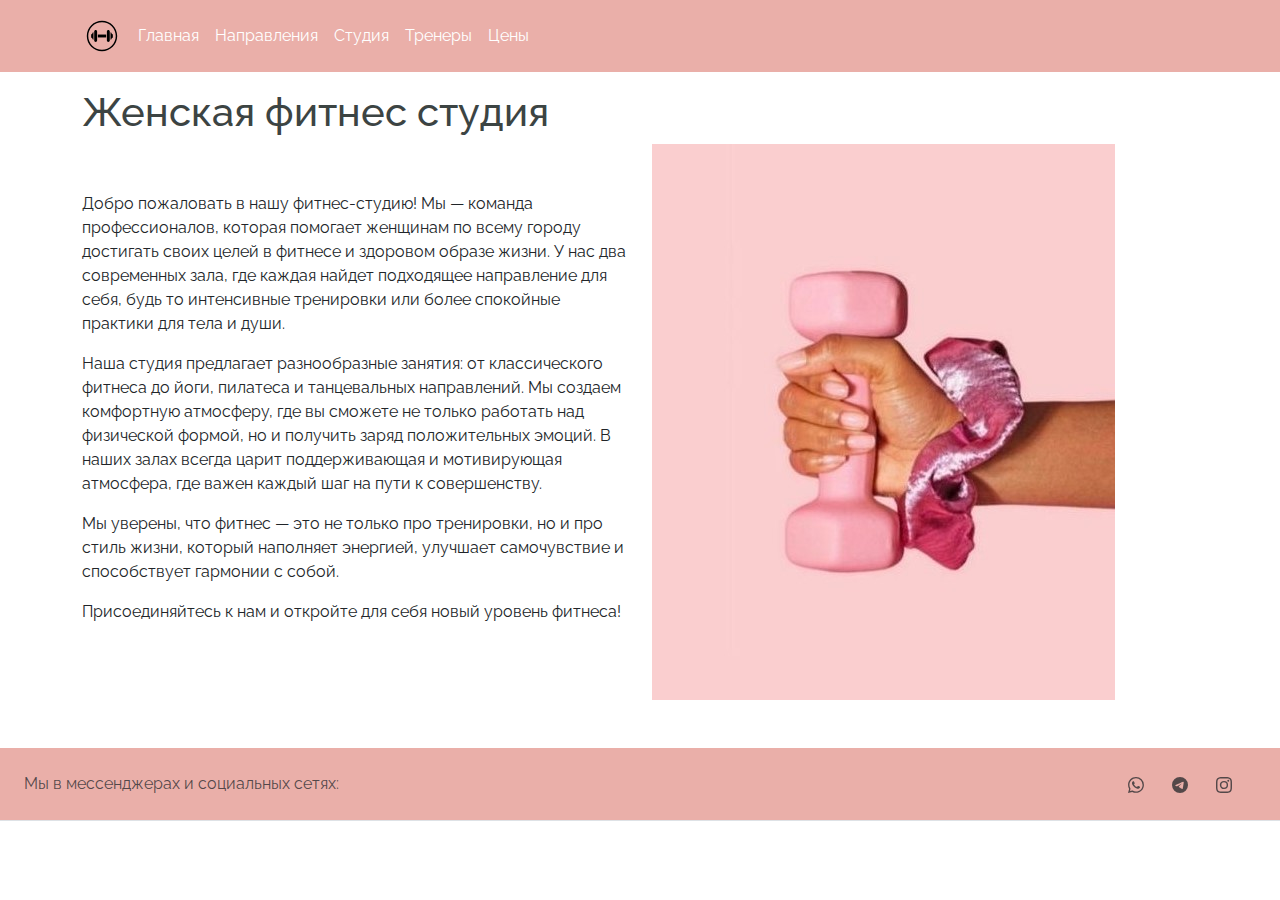
<file: index.html>
<!DOCTYPE html>
<html lang="en">
<head>
    <meta charset="UTF-8">
    <meta name="viewport" content="width=device-width, initial-scale=1.0">
    <title>Fitness studio</title>
    <link rel="stylesheet" href="css/1.css">
    <link href="https://cdn.jsdelivr.net/npm/bootstrap@5.3.3/dist/css/bootstrap.min.css" rel="stylesheet" integrity="sha384-QWTKZyjpPEjISv5WaRU9OFeRpok6YctnYmDr5pNlyT2bRjXh0JMhjY6hW+ALEwIH" crossorigin="anonymous">
</head>
<body>
  <section class="top-nav d-block d-sm-none">
    <div class="logo">
    </div>
    <input id="menu-toggle" type="checkbox" />
    <label class='menu-button-container' for="menu-toggle">
    <div class='menu-button'></div>
  </label>
    <ul class="menu">
      <li><a href="index.html" style="text-decoration: none; color: #3c4443;">Главная</a></li>
      <li><a href="classes.html" style="text-decoration: none; color: #3c4443;">Направления</a></li>
      <li><a href="gallery.html" style="text-decoration: none; color: #3c4443;">Студия</a></li>
      <li><a href="trainers.html" style="text-decoration: none; color: #3c4443;">Тренеры</a></li>
      <li><a href="price.html" style="text-decoration: none; color: #3c4443;">Цены</a></li>
    </ul>
  </section>

    <header class="header p-3 text-white">
        <div class="container">
          <div class="d-flex flex-wrap align-items-center justify-content-center justify-content-lg-start">
              <div class="cart">
                <img src="img/fitness-facilities-svgrepo-com.svg" class="bi me-2" width="40" height="32" >
              </div>

            <ul class="nav col-12 col-lg-auto me-lg-auto mb-2 justify-content-center mb-md-0">
              <li><a href="index.html" class="nav-link px-2 text-white d-none d-lg-block d-md-block">Главная</a></li>
              <li><a href="classes.html" class="nav-link px-2 text-white d-none d-lg-block d-md-block">Направления</a></li>
              <li><a href="gallery.html" class="nav-link px-2 text-white d-none d-lg-block d-md-block">Студия</a></li>
              <li><a href="trainers.html" class="nav-link px-2 text-white d-none d-lg-block d-md-block">Тренеры</a></li>
              <li><a href="price.html" class="nav-link px-2 text-white d-none d-lg-block d-md-block">Цены</a></li>
            </ul>
          </div>
        </div>
      </header>
      <div class="container main mb-5">
        <div class="row">
            <div class="col-12 col-sm-12 col-lg-12 col-md-12">
                <h1 class="h1 mt-3 ">Женская фитнес студия</h1>
            </div>
        </div>
        <div class="row">
            <div class="col-lg-6 pt-5">
                <p>Добро пожаловать в нашу фитнес-студию! Мы — команда профессионалов, которая помогает женщинам по всему городу достигать своих целей в фитнесе и здоровом образе жизни. У нас два современных зала, где каждая найдет подходящее направление для себя, будь то интенсивные тренировки или более спокойные практики для тела и души.</p>
                <p>Наша студия предлагает разнообразные занятия: от классического фитнеса до йоги, пилатеса и танцевальных направлений. Мы создаем комфортную атмосферу, где вы сможете не только работать над физической формой, но и получить заряд положительных эмоций. В наших залах всегда царит поддерживающая и мотивирующая атмосфера, где важен каждый шаг на пути к совершенству.</p>
                <p>Мы уверены, что фитнес — это не только про тренировки, но и про стиль жизни, который наполняет энергией, улучшает самочувствие и способствует гармонии с собой.</p>
                <p>Присоединяйтесь к нам и откройте для себя новый уровень фитнеса!</p>
            </div>
            <div class="col-lg-6 col-md-6 d-none d-sm-block"> <img src="img/us1.jpg" alt=""></div>
        </div>
    </div>
    <!-- Footer -->
<footer class="footer text-center text-lg-start text-muted">
    <!-- Section: Social media -->
    <section class="d-flex justify-content-center justify-content-lg-between p-4 border-bottom">

      <div class="me-5 d-none d-lg-block">
        <span>Мы в мессенджерах и социальных сетях:</span>
      </div>

      <div class="icons">
        <a href="" class="me-4 text-reset">
            <svg xmlns="http://www.w3.org/2000/svg" width="16" height="16" fill="currentColor" class="bi bi-whatsapp" viewBox="0 0 16 16">
                <path d="M13.601 2.326A7.85 7.85 0 0 0 7.994 0C3.627 0 .068 3.558.064 7.926c0 1.399.366 2.76 1.057 3.965L0 16l4.204-1.102a7.9 7.9 0 0 0 3.79.965h.004c4.368 0 7.926-3.558 7.93-7.93A7.9 7.9 0 0 0 13.6 2.326zM7.994 14.521a6.6 6.6 0 0 1-3.356-.92l-.24-.144-2.494.654.666-2.433-.156-.251a6.56 6.56 0 0 1-1.007-3.505c0-3.626 2.957-6.584 6.591-6.584a6.56 6.56 0 0 1 4.66 1.931 6.56 6.56 0 0 1 1.928 4.66c-.004 3.639-2.961 6.592-6.592 6.592m3.615-4.934c-.197-.099-1.17-.578-1.353-.646-.182-.065-.315-.099-.445.099-.133.197-.513.646-.627.775-.114.133-.232.148-.43.05-.197-.1-.836-.308-1.592-.985-.59-.525-.985-1.175-1.103-1.372-.114-.198-.011-.304.088-.403.087-.088.197-.232.296-.346.1-.114.133-.198.198-.33.065-.134.034-.248-.015-.347-.05-.099-.445-1.076-.612-1.47-.16-.389-.323-.335-.445-.34-.114-.007-.247-.007-.38-.007a.73.73 0 0 0-.529.247c-.182.198-.691.677-.691 1.654s.71 1.916.81 2.049c.098.133 1.394 2.132 3.383 2.992.47.205.84.326 1.129.418.475.152.904.129 1.246.08.38-.058 1.171-.48 1.338-.943.164-.464.164-.86.114-.943-.049-.084-.182-.133-.38-.232"/>
              </svg>
        </a>
        <a href="" class="me-4 text-reset">
            <svg xmlns="http://www.w3.org/2000/svg" width="16" height="16" fill="currentColor" class="bi bi-telegram" viewBox="0 0 16 16">
                <path d="M16 8A8 8 0 1 1 0 8a8 8 0 0 1 16 0M8.287 5.906q-1.168.486-4.666 2.01-.567.225-.595.442c-.03.243.275.339.69.47l.175.055c.408.133.958.288 1.243.294q.39.01.868-.32 3.269-2.206 3.374-2.23c.05-.012.12-.026.166.016s.042.12.037.141c-.03.129-1.227 1.241-1.846 1.817-.193.18-.33.307-.358.336a8 8 0 0 1-.188.186c-.38.366-.664.64.015 1.088.327.216.589.393.85.571.284.194.568.387.936.629q.14.092.27.187c.331.236.63.448.997.414.214-.02.435-.22.547-.82.265-1.417.786-4.486.906-5.751a1.4 1.4 0 0 0-.013-.315.34.34 0 0 0-.114-.217.53.53 0 0 0-.31-.093c-.3.005-.763.166-2.984 1.09"/>
              </svg>
        </a>
        <a href="" class="me-4 text-reset">
            <svg xmlns="http://www.w3.org/2000/svg" width="16" height="16" fill="currentColor" class="bi bi-instagram" viewBox="0 0 16 16">
                <path d="M8 0C5.829 0 5.556.01 4.703.048 3.85.088 3.269.222 2.76.42a3.9 3.9 0 0 0-1.417.923A3.9 3.9 0 0 0 .42 2.76C.222 3.268.087 3.85.048 4.7.01 5.555 0 5.827 0 8.001c0 2.172.01 2.444.048 3.297.04.852.174 1.433.372 1.942.205.526.478.972.923 1.417.444.445.89.719 1.416.923.51.198 1.09.333 1.942.372C5.555 15.99 5.827 16 8 16s2.444-.01 3.298-.048c.851-.04 1.434-.174 1.943-.372a3.9 3.9 0 0 0 1.416-.923c.445-.445.718-.891.923-1.417.197-.509.332-1.09.372-1.942C15.99 10.445 16 10.173 16 8s-.01-2.445-.048-3.299c-.04-.851-.175-1.433-.372-1.941a3.9 3.9 0 0 0-.923-1.417A3.9 3.9 0 0 0 13.24.42c-.51-.198-1.092-.333-1.943-.372C10.443.01 10.172 0 7.998 0zm-.717 1.442h.718c2.136 0 2.389.007 3.232.046.78.035 1.204.166 1.486.275.373.145.64.319.92.599s.453.546.598.92c.11.281.24.705.275 1.485.039.843.047 1.096.047 3.231s-.008 2.389-.047 3.232c-.035.78-.166 1.203-.275 1.485a2.5 2.5 0 0 1-.599.919c-.28.28-.546.453-.92.598-.28.11-.704.24-1.485.276-.843.038-1.096.047-3.232.047s-2.39-.009-3.233-.047c-.78-.036-1.203-.166-1.485-.276a2.5 2.5 0 0 1-.92-.598 2.5 2.5 0 0 1-.6-.92c-.109-.281-.24-.705-.275-1.485-.038-.843-.046-1.096-.046-3.233s.008-2.388.046-3.231c.036-.78.166-1.204.276-1.486.145-.373.319-.64.599-.92s.546-.453.92-.598c.282-.11.705-.24 1.485-.276.738-.034 1.024-.044 2.515-.045zm4.988 1.328a.96.96 0 1 0 0 1.92.96.96 0 0 0 0-1.92m-4.27 1.122a4.109 4.109 0 1 0 0 8.217 4.109 4.109 0 0 0 0-8.217m0 1.441a2.667 2.667 0 1 1 0 5.334 2.667 2.667 0 0 1 0-5.334"/>
              </svg>
        </a>
      </div>
    <script src="https://cdn.jsdelivr.net/npm/bootstrap@5.3.3/dist/js/bootstrap.bundle.min.js" integrity="sha384-YvpcrYf0tY3lHB60NNkmXc5s9fDVZLESaAA55NDzOxhy9GkcIdslK1eN7N6jIeHz" crossorigin="anonymous"></script>
</body>
</html>
</file>
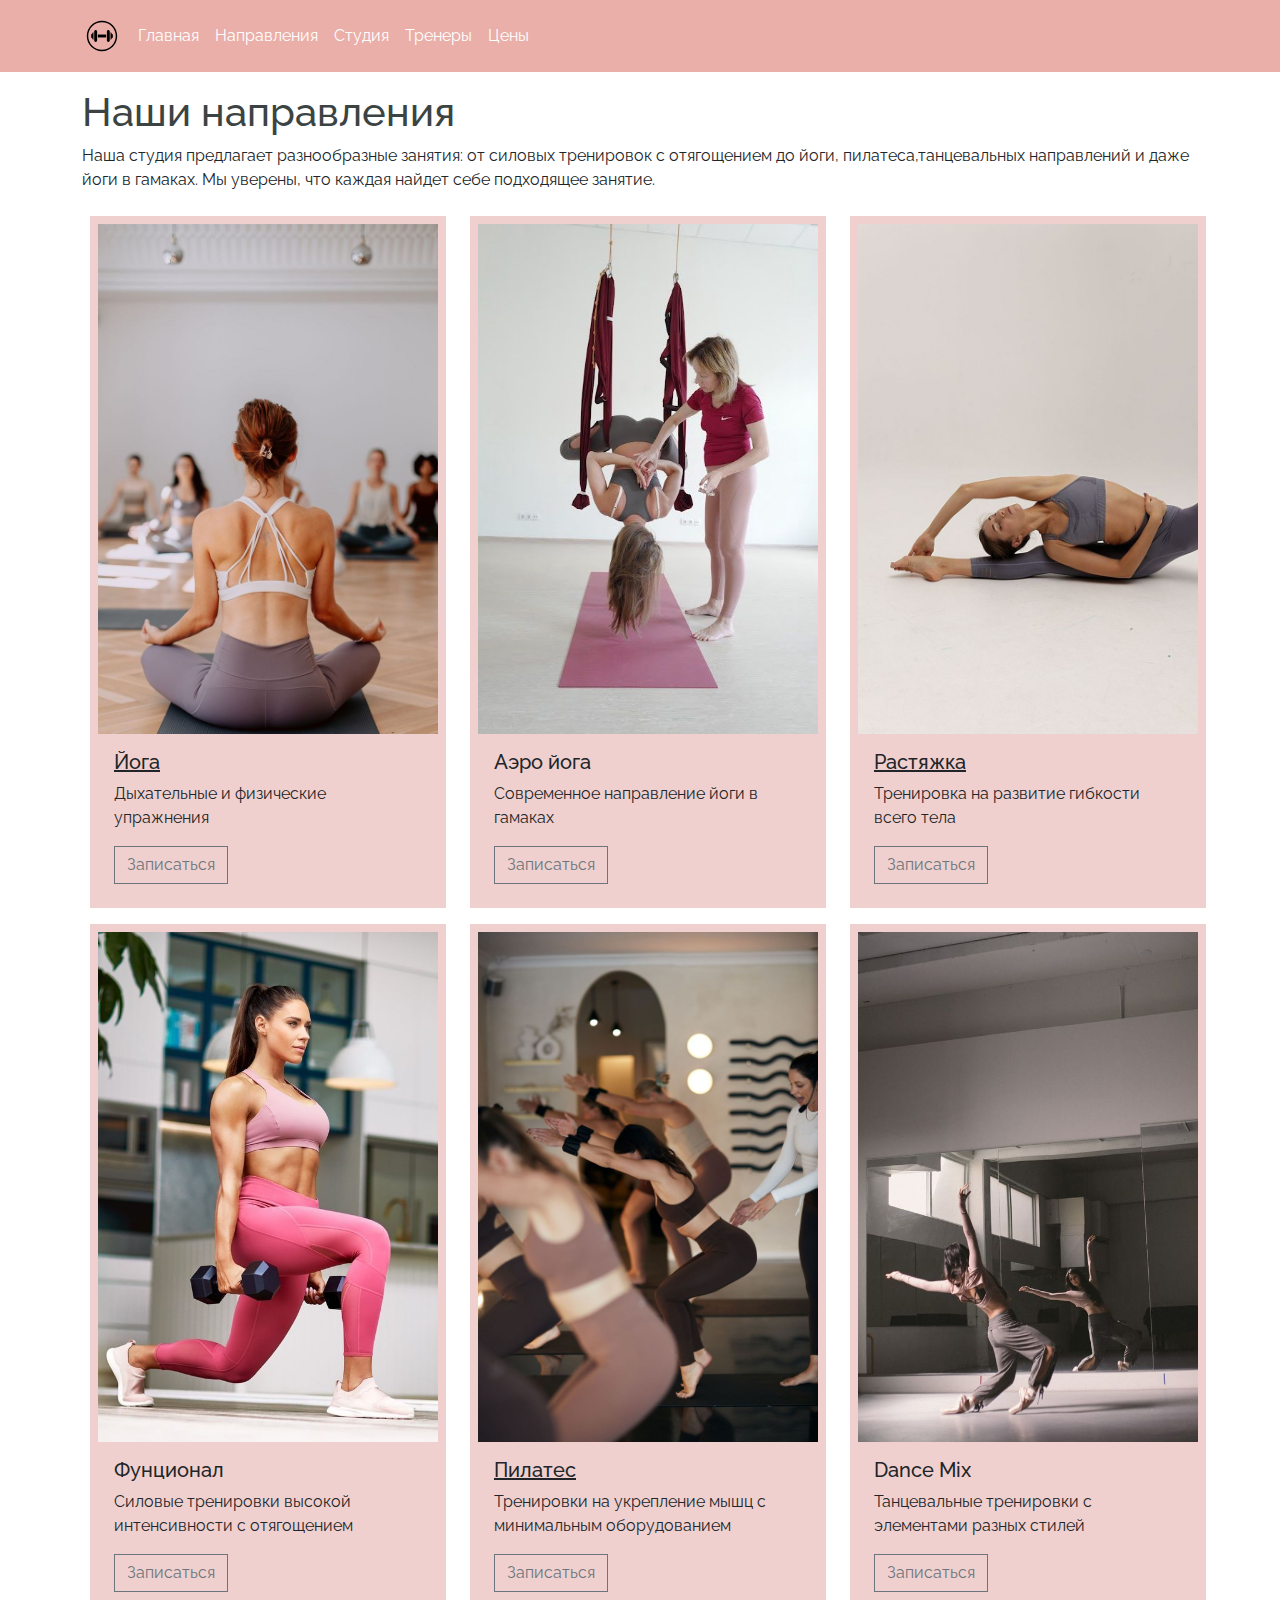
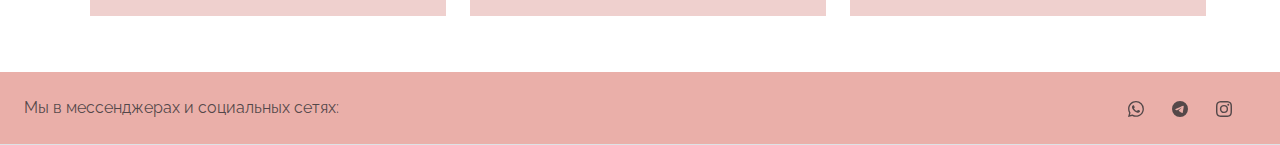
<file: classes.html>
<!DOCTYPE html>
<html lang="en">
<head>
    <meta charset="UTF-8">
    <meta name="viewport" content="width=device-width, initial-scale=1.0">
    <title>Fit me</title>
    <link rel="stylesheet" href="css/1.css">
    <link href="https://cdn.jsdelivr.net/npm/bootstrap@5.3.3/dist/css/bootstrap.min.css" rel="stylesheet" integrity="sha384-QWTKZyjpPEjISv5WaRU9OFeRpok6YctnYmDr5pNlyT2bRjXh0JMhjY6hW+ALEwIH" crossorigin="anonymous">
</head>
<body>

<section class="top-nav d-block d-sm-none">
        <div class="logo">
        </div>
        <input id="menu-toggle" type="checkbox" />
        <label class='menu-button-container' for="menu-toggle">
        <div class='menu-button'></div>
      </label>
        <ul class="menu">
          <li><a href="index.html" style="text-decoration: none; color: #3c4443;">Главная</a></li>
          <li><a href="classes.html" style="text-decoration: none; color: #3c4443;">Направления</a></li>
          <li><a href="gallery.html" style="text-decoration: none; color: #3c4443;">Студия</a></li>
          <li><a href="trainers.html" style="text-decoration: none; color: #3c4443;">Тренеры</a></li>
          <li><a href="price.html" style="text-decoration: none; color: #3c4443;">Цены</a></li>
        </ul>
      </section>

    <header class="header p-3 text-white">
        <div class="container">
          <div class="d-flex flex-wrap align-items-center justify-content-center justify-content-lg-start">
              <div class="cart">
                <img src="img/fitness-facilities-svgrepo-com.svg" class="bi me-2" width="40" height="32" >
              </div>
            
    
            <ul class="nav col-12 col-lg-auto me-lg-auto mb-2 justify-content-center mb-md-0">
              <li><a href="index.html" class="nav-link px-2 text-white d-none d-lg-block d-md-block">Главная</a></li>
              <li><a href="classes.html" class="nav-link px-2 text-white d-none d-lg-block d-md-block">Направления</a></li>
              <li><a href="gallery.html" class="nav-link px-2 text-white d-none d-lg-block d-md-block">Студия</a></li>
              <li><a href="trainers.html" class="nav-link px-2 text-white d-none d-lg-block d-md-block">Тренеры</a></li>
              <li><a href="price.html" class="nav-link px-2 text-white d-none d-lg-block d-md-block">Цены</a></li>
            </ul>
    

    

          </div>
        </div>
      </header>
      <div class="container mb-5 main">
        <div class="row">
            <div class="col-12 col-sm-12 col-lg-12 col-md-12">
                <h1 class="h1 mt-3">Наши направления</h1>
                <p>Наша студия предлагает разнообразные занятия: от силовых тренировок с отягощением до йоги, пилатеса,танцевальных направлений и даже йоги в гамаках. Мы уверены, что каждая найдет себе подходящее занятие.</p>
            </div>
        </div>
        <div class="row">
          <div class=" col-lg-4 col-md-6 col-sm-12 col-12">
            <div class="card p-2 m-2 rounded-0 border-0" style="width: 100%; background-color: #efd0ce;">
                <img src="img/yoga.jpg" class="card-img-top rounded-0" alt="">
                <div class="card-body">
                  <h5 class="card-title"> <a href="yoga.html">Йога</a></h5>
                  <p class="card-text">Дыхательные и физические упражнения</p>
                  <button type="button" class="btn btn-outline-secondary rounded-0" data-bs-toggle="modal" data-bs-target="#registrationModal">
                    Записаться
                  </button>
                
                  <!-- Модальное окно -->
                  <div class="modal fade" id="registrationModal" tabindex="-1" aria-labelledby="registrationModalLabel" aria-hidden="true">
                    <div class="modal-dialog">
                      <div class="modal-content">
                        <div class="modal-header">
                          <h5 class="modal-title" id="registrationModalLabel">Записаться на занятие</h5>
                          <button type="button" class="btn-close" data-bs-dismiss="modal" aria-label="Close"></button>
                        </div>
                        <div class="modal-body">
                          <p>Оставьте заявку и наши менеджеры с вами свяжутся</p>
                          <form>
                            <div class="mb-3">
                              <label for="name" class="form-label">Имя</label>
                              <input type="text" class="form-control" id="name" required>
                            </div>
                            <div class="mb-3">
                              <label for="phone" class="form-label">Номер телефона</label>
                              <input type="tel" class="form-control" id="phone" required>
                            </div>
                          </form>
                        </div>
                        <div class="modal-footer">
                        
                          <button type="submit" class="btn btn-outline-secondary">Отправить</button>
                        </div>
                      </div>
                    </div>
                  </div>
                
                </div>
              </div>
        </div>
        <div class="col-lg-4 col-md-6 col-sm-12 col-12">
            <div class="card p-2 m-2 rounded-0 border-0" style="width: 100%;background-color: #efd0ce;">
                <img src="img/flyyoga.jpg" class="card-img-top rounded-0" alt="">
                <div class="card-body">
                    <h5 class="card-title">Аэро йога</h5>
                    <p class="card-text">Современное направление йоги в гамаках</p>
                    <button type="button" class="btn btn-outline-secondary rounded-0" data-bs-toggle="modal" data-bs-target="#registrationModal">
                      Записаться
                    </button>
                </div>
              </div>
        </div>
        <div class="col-lg-4 col-md-6 col-sm-12 col-12">
            <div class="card p-2 m-2 rounded-0 border-0" style="width: 100%; background-color: #efd0ce;">
                <img src="img/stretch.jpg" class="card-img-top rounded-0" alt="">
                <div class="card-body">
                    <h5 class="card-title"><a href="stretch.html">Растяжка</a></h5>
                    <p class="card-text">Тренировка на развитие гибкости всего тела</p>
                    <button type="button" class="btn btn-outline-secondary rounded-0" data-bs-toggle="modal" data-bs-target="#registrationModal">
                      Записаться
                    </button>
                </div>
              </div>
        </div>
    
        <div class="col-lg-4 col-md-6 col-sm-12 col-12">
            <div class="card p-2 m-2 rounded-0 border-0" style="width: 100%; background-color: #efd0ce;">
                <img src="img/functional.jpg" class="card-img-top rounded-0" alt="">
                <div class="card-body">
                    <h5 class="card-title">Фунционал</h5>
                    <p class="card-text">Силовые тренировки высокой интенсивности с отягощением</p>
                    <button type="button" class="btn btn-outline-secondary rounded-0" data-bs-toggle="modal" data-bs-target="#registrationModal">
                      Записаться
                    </button>
                </div>
              </div>
        </div>
        <div class="col-lg-4 col-md-6 col-sm-12 col-12">
            <div class="card p-2 m-2 rounded-0 border-0" style="width: 100%; background-color: #efd0ce;">
                <img src="img/pilates.jpg" class="card-img-top rounded-0" alt="">
                <div class="card-body">
                    <h5 class="card-title"> <a href="pilates.html">Пилатес</a></h5>
                    <p class="card-text">Тренировки на укрепление мышц с минимальным оборудованием</p>
                    <button type="button" class="btn btn-outline-secondary rounded-0" data-bs-toggle="modal" data-bs-target="#registrationModal">
                      Записаться
                    </button>
                </div>
              </div>
        </div>
        <div class="col-lg-4 col-md-6 col-sm-12 col-12">
            <div class="card p-2 m-2 rounded-0 border-0" style="width: 100%; background-color: #efd0ce;">
                <img src="img/dance.jpg" class="card-img-top rounded-0" alt="">
                <div class="card-body">
                    <h5 class="card-title">Dance Mix</h5>
                    <p class="card-text">Танцевальные тренировки с элементами разных стилей</p>
                    <button type="button" class="btn btn-outline-secondary rounded-0" data-bs-toggle="modal" data-bs-target="#registrationModal">
                      Записаться
                    </button>
                </div>
              </div>
        </div>
        </div>
      </div>
    <!-- Footer -->
<footer class="footer text-center text-lg-start text-muted">
    <!-- Section: Social media -->
    <section class="d-flex justify-content-center justify-content-lg-between p-4 border-bottom">

      <div class="me-5 d-none d-lg-block">
        <span>Мы в мессенджерах и  социальных сетях:</span>
      </div>

      <div class="icons">
        <a href="" class="me-4 text-reset">
            <svg xmlns="http://www.w3.org/2000/svg" width="16" height="16" fill="currentColor" class="bi bi-whatsapp" viewBox="0 0 16 16">
                <path d="M13.601 2.326A7.85 7.85 0 0 0 7.994 0C3.627 0 .068 3.558.064 7.926c0 1.399.366 2.76 1.057 3.965L0 16l4.204-1.102a7.9 7.9 0 0 0 3.79.965h.004c4.368 0 7.926-3.558 7.93-7.93A7.9 7.9 0 0 0 13.6 2.326zM7.994 14.521a6.6 6.6 0 0 1-3.356-.92l-.24-.144-2.494.654.666-2.433-.156-.251a6.56 6.56 0 0 1-1.007-3.505c0-3.626 2.957-6.584 6.591-6.584a6.56 6.56 0 0 1 4.66 1.931 6.56 6.56 0 0 1 1.928 4.66c-.004 3.639-2.961 6.592-6.592 6.592m3.615-4.934c-.197-.099-1.17-.578-1.353-.646-.182-.065-.315-.099-.445.099-.133.197-.513.646-.627.775-.114.133-.232.148-.43.05-.197-.1-.836-.308-1.592-.985-.59-.525-.985-1.175-1.103-1.372-.114-.198-.011-.304.088-.403.087-.088.197-.232.296-.346.1-.114.133-.198.198-.33.065-.134.034-.248-.015-.347-.05-.099-.445-1.076-.612-1.47-.16-.389-.323-.335-.445-.34-.114-.007-.247-.007-.38-.007a.73.73 0 0 0-.529.247c-.182.198-.691.677-.691 1.654s.71 1.916.81 2.049c.098.133 1.394 2.132 3.383 2.992.47.205.84.326 1.129.418.475.152.904.129 1.246.08.38-.058 1.171-.48 1.338-.943.164-.464.164-.86.114-.943-.049-.084-.182-.133-.38-.232"/>
              </svg>
        </a>
        <a href="" class="me-4 text-reset">
            <svg xmlns="http://www.w3.org/2000/svg" width="16" height="16" fill="currentColor" class="bi bi-telegram" viewBox="0 0 16 16">
                <path d="M16 8A8 8 0 1 1 0 8a8 8 0 0 1 16 0M8.287 5.906q-1.168.486-4.666 2.01-.567.225-.595.442c-.03.243.275.339.69.47l.175.055c.408.133.958.288 1.243.294q.39.01.868-.32 3.269-2.206 3.374-2.23c.05-.012.12-.026.166.016s.042.12.037.141c-.03.129-1.227 1.241-1.846 1.817-.193.18-.33.307-.358.336a8 8 0 0 1-.188.186c-.38.366-.664.64.015 1.088.327.216.589.393.85.571.284.194.568.387.936.629q.14.092.27.187c.331.236.63.448.997.414.214-.02.435-.22.547-.82.265-1.417.786-4.486.906-5.751a1.4 1.4 0 0 0-.013-.315.34.34 0 0 0-.114-.217.53.53 0 0 0-.31-.093c-.3.005-.763.166-2.984 1.09"/>
              </svg>
        </a>
        <a href="" class="me-4 text-reset">
            <svg xmlns="http://www.w3.org/2000/svg" width="16" height="16" fill="currentColor" class="bi bi-instagram" viewBox="0 0 16 16">
                <path d="M8 0C5.829 0 5.556.01 4.703.048 3.85.088 3.269.222 2.76.42a3.9 3.9 0 0 0-1.417.923A3.9 3.9 0 0 0 .42 2.76C.222 3.268.087 3.85.048 4.7.01 5.555 0 5.827 0 8.001c0 2.172.01 2.444.048 3.297.04.852.174 1.433.372 1.942.205.526.478.972.923 1.417.444.445.89.719 1.416.923.51.198 1.09.333 1.942.372C5.555 15.99 5.827 16 8 16s2.444-.01 3.298-.048c.851-.04 1.434-.174 1.943-.372a3.9 3.9 0 0 0 1.416-.923c.445-.445.718-.891.923-1.417.197-.509.332-1.09.372-1.942C15.99 10.445 16 10.173 16 8s-.01-2.445-.048-3.299c-.04-.851-.175-1.433-.372-1.941a3.9 3.9 0 0 0-.923-1.417A3.9 3.9 0 0 0 13.24.42c-.51-.198-1.092-.333-1.943-.372C10.443.01 10.172 0 7.998 0zm-.717 1.442h.718c2.136 0 2.389.007 3.232.046.78.035 1.204.166 1.486.275.373.145.64.319.92.599s.453.546.598.92c.11.281.24.705.275 1.485.039.843.047 1.096.047 3.231s-.008 2.389-.047 3.232c-.035.78-.166 1.203-.275 1.485a2.5 2.5 0 0 1-.599.919c-.28.28-.546.453-.92.598-.28.11-.704.24-1.485.276-.843.038-1.096.047-3.232.047s-2.39-.009-3.233-.047c-.78-.036-1.203-.166-1.485-.276a2.5 2.5 0 0 1-.92-.598 2.5 2.5 0 0 1-.6-.92c-.109-.281-.24-.705-.275-1.485-.038-.843-.046-1.096-.046-3.233s.008-2.388.046-3.231c.036-.78.166-1.204.276-1.486.145-.373.319-.64.599-.92s.546-.453.92-.598c.282-.11.705-.24 1.485-.276.738-.034 1.024-.044 2.515-.045zm4.988 1.328a.96.96 0 1 0 0 1.92.96.96 0 0 0 0-1.92m-4.27 1.122a4.109 4.109 0 1 0 0 8.217 4.109 4.109 0 0 0 0-8.217m0 1.441a2.667 2.667 0 1 1 0 5.334 2.667 2.667 0 0 1 0-5.334"/>
              </svg>
        </a>
      </div>
    <script src="https://cdn.jsdelivr.net/npm/@popperjs/core@2.11.6/dist/umd/popper.min.js"></script>
    <script src="https://cdn.jsdelivr.net/npm/bootstrap@5.3.3/dist/js/bootstrap.bundle.min.js" integrity="sha384-YvpcrYf0tY3lHB60NNkmXc5s9fDVZLESaAA55NDzOxhy9GkcIdslK1eN7N6jIeHz" crossorigin="anonymous"></script>
</body>
</html>
</file>
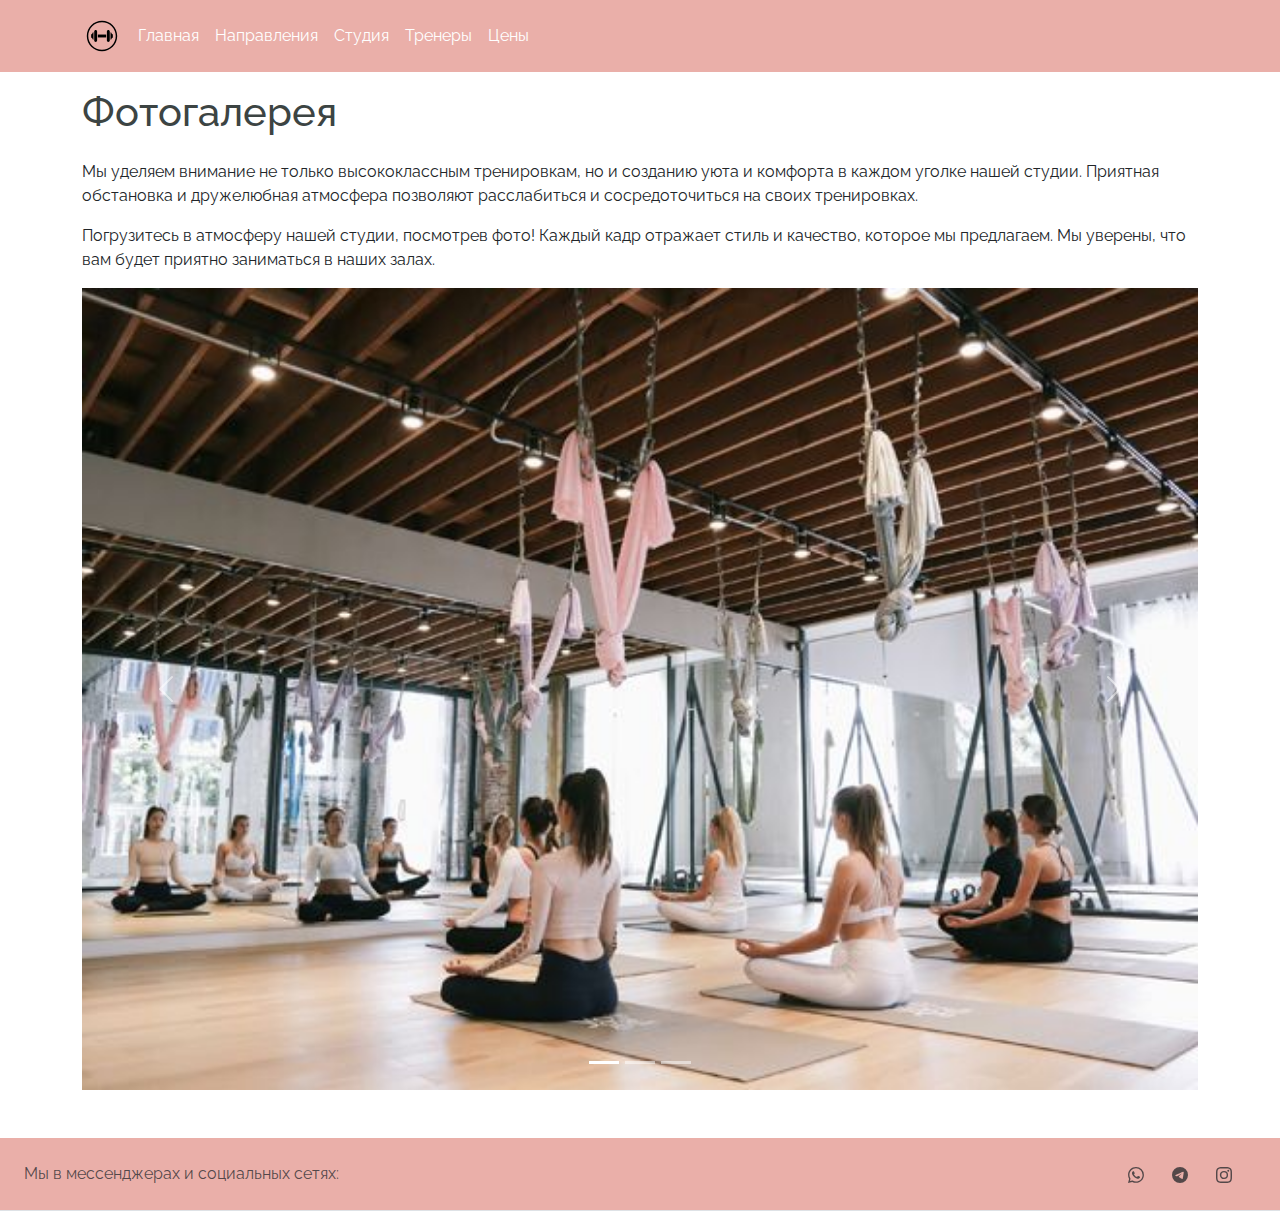
<file: gallery.html>
<!DOCTYPE html>
<html lang="en">
<head>
    <meta charset="UTF-8">
    <meta name="viewport" content="width=device-width, initial-scale=1.0">
    <title>Fit me</title>
    <link rel="stylesheet" href="css/1.css">
    <link href="https://cdn.jsdelivr.net/npm/bootstrap@5.3.3/dist/css/bootstrap.min.css" rel="stylesheet" integrity="sha384-QWTKZyjpPEjISv5WaRU9OFeRpok6YctnYmDr5pNlyT2bRjXh0JMhjY6hW+ALEwIH" crossorigin="anonymous">
</head>
<body>
  <section class="top-nav d-block d-sm-none">
    <div class="logo">
    </div>
    <input id="menu-toggle" type="checkbox" />
    <label class='menu-button-container' for="menu-toggle">
    <div class='menu-button'></div>
  </label>
    <ul class="menu">
      <li><a href="index.html" style="text-decoration: none; color: #3c4443;">Главная</a></li>
      <li><a href="classes.html" style="text-decoration: none; color: #3c4443;">Направления</a></li>
      <li><a href="gallery.html" style="text-decoration: none; color: #3c4443;">Студия</a></li>
      <li><a href="trainers.html" style="text-decoration: none; color: #3c4443;">Тренеры</a></li>
      <li><a href="price.html" style="text-decoration: none; color: #3c4443;">Цены</a></li>
    </ul>
  </section>

    <header class="header p-3 text-white">
        <div class="container">
          <div class="d-flex flex-wrap align-items-center justify-content-center justify-content-lg-start">
              <div class="cart">
                <img src="img/fitness-facilities-svgrepo-com.svg" class="bi me-2" width="40" height="32" >
              </div>
            
    
            <ul class="nav col-12 col-lg-auto me-lg-auto mb-2 justify-content-center mb-md-0">
              <li><a href="index.html" class="nav-link px-2 text-white d-none d-lg-block d-md-block">Главная</a></li>
              <li><a href="classes.html" class="nav-link px-2 text-white d-none d-lg-block d-md-block">Направления</a></li>
              <li><a href="gallery.html" class="nav-link px-2 text-white d-none d-lg-block d-md-block">Студия</a></li>
              <li><a href="trainers.html" class="nav-link px-2 text-white d-none d-lg-block d-md-block">Тренеры</a></li>
              <li><a href="price.html" class="nav-link px-2 text-white d-none d-lg-block d-md-block">Цены</a></li>
            </ul>
    

    

          </div>
        </div>
      </header>
      <div class="container main mb-5">
        <div class="row">
            <div class="col-12 col-sm-12 col-lg-12 col-md-12">
                <h1 class="h1 mt-3 ">Фотогалерея</h1>
            </div>
        </div>
        <div class="row">
            <div class="col-lg-12 pt-3">
              <p>Мы уделяем внимание не только высококлассным тренировкам, но и созданию уюта и комфорта в каждом уголке нашей студии. Приятная обстановка и дружелюбная атмосфера позволяют расслабиться и сосредоточиться на своих тренировках.</p>
              <p>Погрузитесь в атмосферу нашей студии, посмотрев фото! Каждый кадр отражает стиль и качество, которое мы предлагаем. Мы уверены, что вам будет приятно заниматься в наших залах.</p>
            </div>
            <div class="col-lg-12">
              <div id="carouselExampleIndicators" class="carousel slide" data-bs-ride="carousel">
                <div class="carousel-indicators">
                  <button type="button" data-bs-target="#carouselExampleIndicators" data-bs-slide-to="0" class="active" aria-current="true" aria-label="Slide 1"></button>
                  <button type="button" data-bs-target="#carouselExampleIndicators" data-bs-slide-to="1" aria-label="Slide 2"></button>
                  <button type="button" data-bs-target="#carouselExampleIndicators" data-bs-slide-to="2" aria-label="Slide 3"></button>
                </div>
                <div class="carousel-inner">
                  <div class="carousel-item active">
                    <img src="img/gym.jpg" class="d-block w-100" alt="...">
                  </div>
                  <div class="carousel-item">
                    <img src="img/change room.jpg" class="d-block w-100" alt="...">
                  </div>
                  <div class="carousel-item">
                    <img src="img/reception.jpg" class="d-block w-100" alt="...">
                  </div>
                </div>
                <button class="carousel-control-prev" type="button" data-bs-target="#carouselExampleIndicators" data-bs-slide="prev">
                  <span class="carousel-control-prev-icon" aria-hidden="true"></span>
                  <span class="visually-hidden">Previous</span>
                </button>
                <button class="carousel-control-next" type="button" data-bs-target="#carouselExampleIndicators" data-bs-slide="next">
                  <span class="carousel-control-next-icon" aria-hidden="true"></span>
                  <span class="visually-hidden">Next</span>
                </button>
              </div>
            </div>
        </div>
    </div>
    <!-- Footer -->
<footer class="footer text-center text-lg-start text-muted">
    <!-- Section: Social media -->
    <section class="d-flex justify-content-center justify-content-lg-between p-4 border-bottom">

      <div class="me-5 d-none d-lg-block">
        <span>Мы в мессенджерах и социальных сетях:</span>
      </div>

      <div class="icons">
        <a href="" class="me-4 text-reset">
            <svg xmlns="http://www.w3.org/2000/svg" width="16" height="16" fill="currentColor" class="bi bi-whatsapp" viewBox="0 0 16 16">
                <path d="M13.601 2.326A7.85 7.85 0 0 0 7.994 0C3.627 0 .068 3.558.064 7.926c0 1.399.366 2.76 1.057 3.965L0 16l4.204-1.102a7.9 7.9 0 0 0 3.79.965h.004c4.368 0 7.926-3.558 7.93-7.93A7.9 7.9 0 0 0 13.6 2.326zM7.994 14.521a6.6 6.6 0 0 1-3.356-.92l-.24-.144-2.494.654.666-2.433-.156-.251a6.56 6.56 0 0 1-1.007-3.505c0-3.626 2.957-6.584 6.591-6.584a6.56 6.56 0 0 1 4.66 1.931 6.56 6.56 0 0 1 1.928 4.66c-.004 3.639-2.961 6.592-6.592 6.592m3.615-4.934c-.197-.099-1.17-.578-1.353-.646-.182-.065-.315-.099-.445.099-.133.197-.513.646-.627.775-.114.133-.232.148-.43.05-.197-.1-.836-.308-1.592-.985-.59-.525-.985-1.175-1.103-1.372-.114-.198-.011-.304.088-.403.087-.088.197-.232.296-.346.1-.114.133-.198.198-.33.065-.134.034-.248-.015-.347-.05-.099-.445-1.076-.612-1.47-.16-.389-.323-.335-.445-.34-.114-.007-.247-.007-.38-.007a.73.73 0 0 0-.529.247c-.182.198-.691.677-.691 1.654s.71 1.916.81 2.049c.098.133 1.394 2.132 3.383 2.992.47.205.84.326 1.129.418.475.152.904.129 1.246.08.38-.058 1.171-.48 1.338-.943.164-.464.164-.86.114-.943-.049-.084-.182-.133-.38-.232"/>
              </svg>
        </a>
        <a href="" class="me-4 text-reset">
            <svg xmlns="http://www.w3.org/2000/svg" width="16" height="16" fill="currentColor" class="bi bi-telegram" viewBox="0 0 16 16">
                <path d="M16 8A8 8 0 1 1 0 8a8 8 0 0 1 16 0M8.287 5.906q-1.168.486-4.666 2.01-.567.225-.595.442c-.03.243.275.339.69.47l.175.055c.408.133.958.288 1.243.294q.39.01.868-.32 3.269-2.206 3.374-2.23c.05-.012.12-.026.166.016s.042.12.037.141c-.03.129-1.227 1.241-1.846 1.817-.193.18-.33.307-.358.336a8 8 0 0 1-.188.186c-.38.366-.664.64.015 1.088.327.216.589.393.85.571.284.194.568.387.936.629q.14.092.27.187c.331.236.63.448.997.414.214-.02.435-.22.547-.82.265-1.417.786-4.486.906-5.751a1.4 1.4 0 0 0-.013-.315.34.34 0 0 0-.114-.217.53.53 0 0 0-.31-.093c-.3.005-.763.166-2.984 1.09"/>
              </svg>
        </a>
        <a href="" class="me-4 text-reset">
            <svg xmlns="http://www.w3.org/2000/svg" width="16" height="16" fill="currentColor" class="bi bi-instagram" viewBox="0 0 16 16">
                <path d="M8 0C5.829 0 5.556.01 4.703.048 3.85.088 3.269.222 2.76.42a3.9 3.9 0 0 0-1.417.923A3.9 3.9 0 0 0 .42 2.76C.222 3.268.087 3.85.048 4.7.01 5.555 0 5.827 0 8.001c0 2.172.01 2.444.048 3.297.04.852.174 1.433.372 1.942.205.526.478.972.923 1.417.444.445.89.719 1.416.923.51.198 1.09.333 1.942.372C5.555 15.99 5.827 16 8 16s2.444-.01 3.298-.048c.851-.04 1.434-.174 1.943-.372a3.9 3.9 0 0 0 1.416-.923c.445-.445.718-.891.923-1.417.197-.509.332-1.09.372-1.942C15.99 10.445 16 10.173 16 8s-.01-2.445-.048-3.299c-.04-.851-.175-1.433-.372-1.941a3.9 3.9 0 0 0-.923-1.417A3.9 3.9 0 0 0 13.24.42c-.51-.198-1.092-.333-1.943-.372C10.443.01 10.172 0 7.998 0zm-.717 1.442h.718c2.136 0 2.389.007 3.232.046.78.035 1.204.166 1.486.275.373.145.64.319.92.599s.453.546.598.92c.11.281.24.705.275 1.485.039.843.047 1.096.047 3.231s-.008 2.389-.047 3.232c-.035.78-.166 1.203-.275 1.485a2.5 2.5 0 0 1-.599.919c-.28.28-.546.453-.92.598-.28.11-.704.24-1.485.276-.843.038-1.096.047-3.232.047s-2.39-.009-3.233-.047c-.78-.036-1.203-.166-1.485-.276a2.5 2.5 0 0 1-.92-.598 2.5 2.5 0 0 1-.6-.92c-.109-.281-.24-.705-.275-1.485-.038-.843-.046-1.096-.046-3.233s.008-2.388.046-3.231c.036-.78.166-1.204.276-1.486.145-.373.319-.64.599-.92s.546-.453.92-.598c.282-.11.705-.24 1.485-.276.738-.034 1.024-.044 2.515-.045zm4.988 1.328a.96.96 0 1 0 0 1.92.96.96 0 0 0 0-1.92m-4.27 1.122a4.109 4.109 0 1 0 0 8.217 4.109 4.109 0 0 0 0-8.217m0 1.441a2.667 2.667 0 1 1 0 5.334 2.667 2.667 0 0 1 0-5.334"/>
              </svg>
        </a>
      </div>
    <script src="https://cdn.jsdelivr.net/npm/bootstrap@5.3.3/dist/js/bootstrap.bundle.min.js" integrity="sha384-YvpcrYf0tY3lHB60NNkmXc5s9fDVZLESaAA55NDzOxhy9GkcIdslK1eN7N6jIeHz" crossorigin="anonymous"></script>
</body>
</html>
</file>
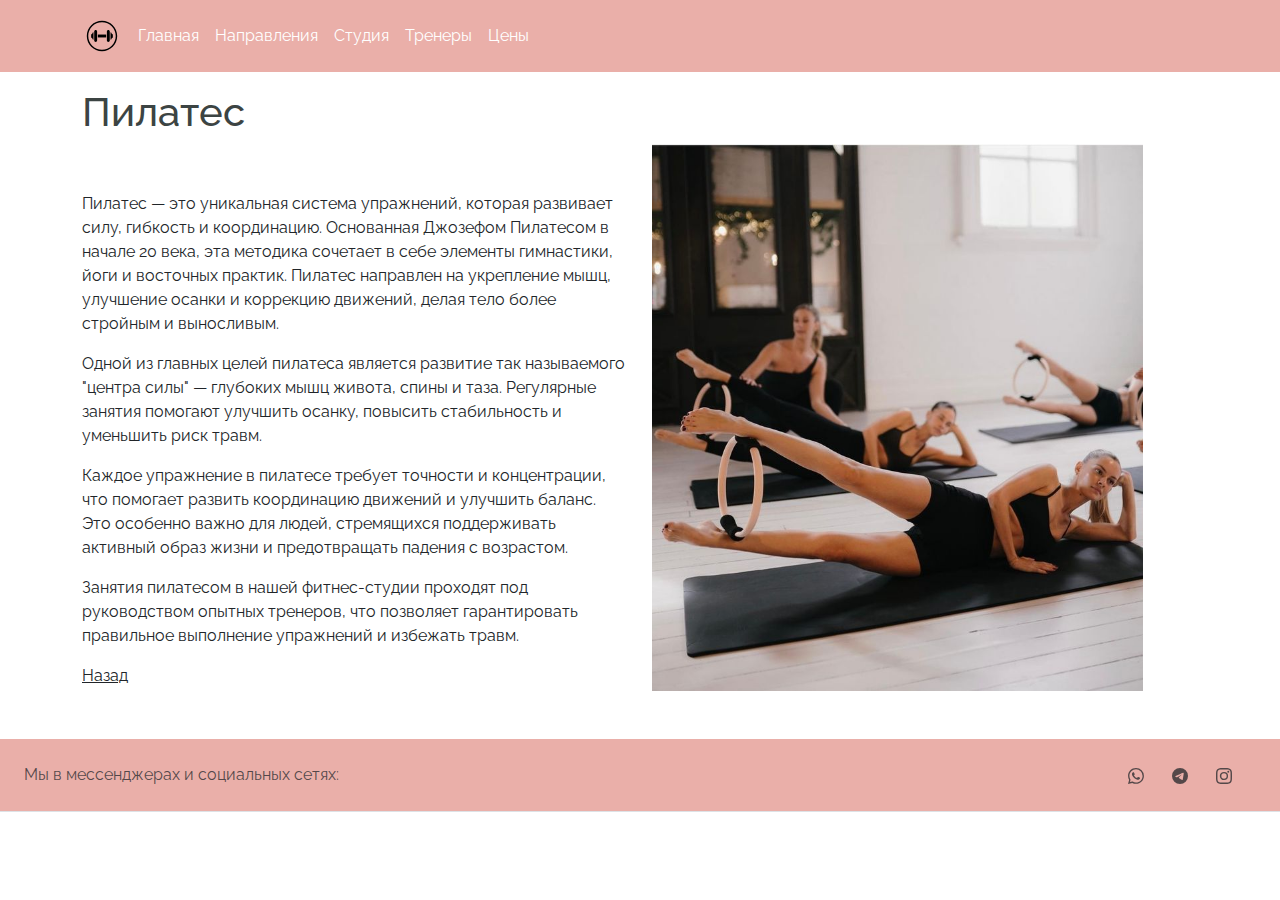
<file: pilates.html>
<!DOCTYPE html>
<html lang="en">
<head>
    <meta charset="UTF-8">
    <meta name="viewport" content="width=device-width, initial-scale=1.0">
    <title>Fit me</title>
    <link rel="stylesheet" href="css/1.css">
    <link href="https://cdn.jsdelivr.net/npm/bootstrap@5.3.3/dist/css/bootstrap.min.css" rel="stylesheet" integrity="sha384-QWTKZyjpPEjISv5WaRU9OFeRpok6YctnYmDr5pNlyT2bRjXh0JMhjY6hW+ALEwIH" crossorigin="anonymous">
</head>
<body>

<section class="top-nav d-block d-sm-none">
        <div class="logo">
        </div>
        <input id="menu-toggle" type="checkbox" />
        <label class='menu-button-container' for="menu-toggle">
        <div class='menu-button'></div>
      </label>
        <ul class="menu">
          <li><a href="index.html">Главная</a></li>
          <li><a href="classes.html">Направления</a></li>
          <li><a href="gallery.html">Студия</a></li>
          <li><a href="trainers.html">Тренеры</a></li>
          <li>Цены</li>
        </ul>
      </section>

    <header class="header p-3 text-white">
        <div class="container">
          <div class="d-flex flex-wrap align-items-center justify-content-center justify-content-lg-start">
              <div class="cart">
                <img src="img/fitness-facilities-svgrepo-com.svg" class="bi me-2" width="40" height="32" >
              </div>
            
    
            <ul class="nav col-12 col-lg-auto me-lg-auto mb-2 justify-content-center mb-md-0">
              <li><a href="index.html" class="nav-link px-2 text-white d-none d-lg-block d-md-block">Главная</a></li>
              <li><a href="classes.html" class="nav-link px-2 text-white d-none d-lg-block d-md-block">Направления</a></li>
              <li><a href="gallery.html" class="nav-link px-2 text-white d-none d-lg-block d-md-block">Студия</a></li>
              <li><a href="trainers.html" class="nav-link px-2 text-white d-none d-lg-block d-md-block">Тренеры</a></li>
              <li><a href="#" class="nav-link px-2 text-white d-none d-lg-block d-md-block">Цены</a></li>
            </ul>
    

    

          </div>
        </div>
      </header>
      <div class="container main mb-5">
        <div class="row">
            <div class="col-12 col-sm-12 col-lg-12 col-md-12">
                <h1 class="h1 mt-3 ">Пилатес</h1>
            </div>
        </div>
        <div class="row">
            <div class="col-lg-6 pt-5 col-sm-12">
                <p>Пилатес — это уникальная система упражнений, которая развивает силу, гибкость и координацию. Основанная Джозефом Пилатесом в начале 20 века, эта методика сочетает в себе элементы гимнастики, йоги и восточных практик. Пилатес направлен на укрепление мышц, улучшение осанки и коррекцию движений, делая тело более стройным и выносливым.</p>
                <p>Одной из главных целей пилатеса является развитие так называемого "центра силы" — глубоких мышц живота, спины и таза. Регулярные занятия помогают улучшить осанку, повысить стабильность и уменьшить риск травм. </p>
                <p>Каждое упражнение в пилатесе требует точности и концентрации, что помогает развить координацию движений и улучшить баланс. Это особенно важно для людей, стремящихся поддерживать активный образ жизни и предотвращать падения с возрастом.</p>
                <p>Занятия пилатесом в нашей фитнес-студии проходят под руководством опытных тренеров, что позволяет гарантировать правильное выполнение упражнений и избежать травм.</p>
                <a class="a" href="classes.html">Назад</a>
            </div>
            <div class="col-lg-6 col-md-6 col-sm-12"> <img src="img/pil.jpg" width="90%" alt=""></div>
        </div>
    </div>
    <!-- Footer -->
<footer class="footer text-center text-lg-start text-muted">
    <!-- Section: Social media -->
    <section class="d-flex justify-content-center justify-content-lg-between p-4 border-bottom">

      <div class="me-5 d-none d-lg-block">
        <span>Мы в мессенджерах и  социальных сетях:</span>
      </div>

      <div class="icons">
        <a href="" class="me-4 text-reset">
            <svg xmlns="http://www.w3.org/2000/svg" width="16" height="16" fill="currentColor" class="bi bi-whatsapp" viewBox="0 0 16 16">
                <path d="M13.601 2.326A7.85 7.85 0 0 0 7.994 0C3.627 0 .068 3.558.064 7.926c0 1.399.366 2.76 1.057 3.965L0 16l4.204-1.102a7.9 7.9 0 0 0 3.79.965h.004c4.368 0 7.926-3.558 7.93-7.93A7.9 7.9 0 0 0 13.6 2.326zM7.994 14.521a6.6 6.6 0 0 1-3.356-.92l-.24-.144-2.494.654.666-2.433-.156-.251a6.56 6.56 0 0 1-1.007-3.505c0-3.626 2.957-6.584 6.591-6.584a6.56 6.56 0 0 1 4.66 1.931 6.56 6.56 0 0 1 1.928 4.66c-.004 3.639-2.961 6.592-6.592 6.592m3.615-4.934c-.197-.099-1.17-.578-1.353-.646-.182-.065-.315-.099-.445.099-.133.197-.513.646-.627.775-.114.133-.232.148-.43.05-.197-.1-.836-.308-1.592-.985-.59-.525-.985-1.175-1.103-1.372-.114-.198-.011-.304.088-.403.087-.088.197-.232.296-.346.1-.114.133-.198.198-.33.065-.134.034-.248-.015-.347-.05-.099-.445-1.076-.612-1.47-.16-.389-.323-.335-.445-.34-.114-.007-.247-.007-.38-.007a.73.73 0 0 0-.529.247c-.182.198-.691.677-.691 1.654s.71 1.916.81 2.049c.098.133 1.394 2.132 3.383 2.992.47.205.84.326 1.129.418.475.152.904.129 1.246.08.38-.058 1.171-.48 1.338-.943.164-.464.164-.86.114-.943-.049-.084-.182-.133-.38-.232"/>
              </svg>
        </a>
        <a href="" class="me-4 text-reset">
            <svg xmlns="http://www.w3.org/2000/svg" width="16" height="16" fill="currentColor" class="bi bi-telegram" viewBox="0 0 16 16">
                <path d="M16 8A8 8 0 1 1 0 8a8 8 0 0 1 16 0M8.287 5.906q-1.168.486-4.666 2.01-.567.225-.595.442c-.03.243.275.339.69.47l.175.055c.408.133.958.288 1.243.294q.39.01.868-.32 3.269-2.206 3.374-2.23c.05-.012.12-.026.166.016s.042.12.037.141c-.03.129-1.227 1.241-1.846 1.817-.193.18-.33.307-.358.336a8 8 0 0 1-.188.186c-.38.366-.664.64.015 1.088.327.216.589.393.85.571.284.194.568.387.936.629q.14.092.27.187c.331.236.63.448.997.414.214-.02.435-.22.547-.82.265-1.417.786-4.486.906-5.751a1.4 1.4 0 0 0-.013-.315.34.34 0 0 0-.114-.217.53.53 0 0 0-.31-.093c-.3.005-.763.166-2.984 1.09"/>
              </svg>
        </a>
        <a href="" class="me-4 text-reset">
            <svg xmlns="http://www.w3.org/2000/svg" width="16" height="16" fill="currentColor" class="bi bi-instagram" viewBox="0 0 16 16">
                <path d="M8 0C5.829 0 5.556.01 4.703.048 3.85.088 3.269.222 2.76.42a3.9 3.9 0 0 0-1.417.923A3.9 3.9 0 0 0 .42 2.76C.222 3.268.087 3.85.048 4.7.01 5.555 0 5.827 0 8.001c0 2.172.01 2.444.048 3.297.04.852.174 1.433.372 1.942.205.526.478.972.923 1.417.444.445.89.719 1.416.923.51.198 1.09.333 1.942.372C5.555 15.99 5.827 16 8 16s2.444-.01 3.298-.048c.851-.04 1.434-.174 1.943-.372a3.9 3.9 0 0 0 1.416-.923c.445-.445.718-.891.923-1.417.197-.509.332-1.09.372-1.942C15.99 10.445 16 10.173 16 8s-.01-2.445-.048-3.299c-.04-.851-.175-1.433-.372-1.941a3.9 3.9 0 0 0-.923-1.417A3.9 3.9 0 0 0 13.24.42c-.51-.198-1.092-.333-1.943-.372C10.443.01 10.172 0 7.998 0zm-.717 1.442h.718c2.136 0 2.389.007 3.232.046.78.035 1.204.166 1.486.275.373.145.64.319.92.599s.453.546.598.92c.11.281.24.705.275 1.485.039.843.047 1.096.047 3.231s-.008 2.389-.047 3.232c-.035.78-.166 1.203-.275 1.485a2.5 2.5 0 0 1-.599.919c-.28.28-.546.453-.92.598-.28.11-.704.24-1.485.276-.843.038-1.096.047-3.232.047s-2.39-.009-3.233-.047c-.78-.036-1.203-.166-1.485-.276a2.5 2.5 0 0 1-.92-.598 2.5 2.5 0 0 1-.6-.92c-.109-.281-.24-.705-.275-1.485-.038-.843-.046-1.096-.046-3.233s.008-2.388.046-3.231c.036-.78.166-1.204.276-1.486.145-.373.319-.64.599-.92s.546-.453.92-.598c.282-.11.705-.24 1.485-.276.738-.034 1.024-.044 2.515-.045zm4.988 1.328a.96.96 0 1 0 0 1.92.96.96 0 0 0 0-1.92m-4.27 1.122a4.109 4.109 0 1 0 0 8.217 4.109 4.109 0 0 0 0-8.217m0 1.441a2.667 2.667 0 1 1 0 5.334 2.667 2.667 0 0 1 0-5.334"/>
              </svg>
        </a>
      </div>
    <script src="https://cdn.jsdelivr.net/npm/@popperjs/core@2.11.6/dist/umd/popper.min.js"></script>
    <script src="https://cdn.jsdelivr.net/npm/bootstrap@5.3.3/dist/js/bootstrap.bundle.min.js" integrity="sha384-YvpcrYf0tY3lHB60NNkmXc5s9fDVZLESaAA55NDzOxhy9GkcIdslK1eN7N6jIeHz" crossorigin="anonymous"></script>
</body>
</html>
</file>
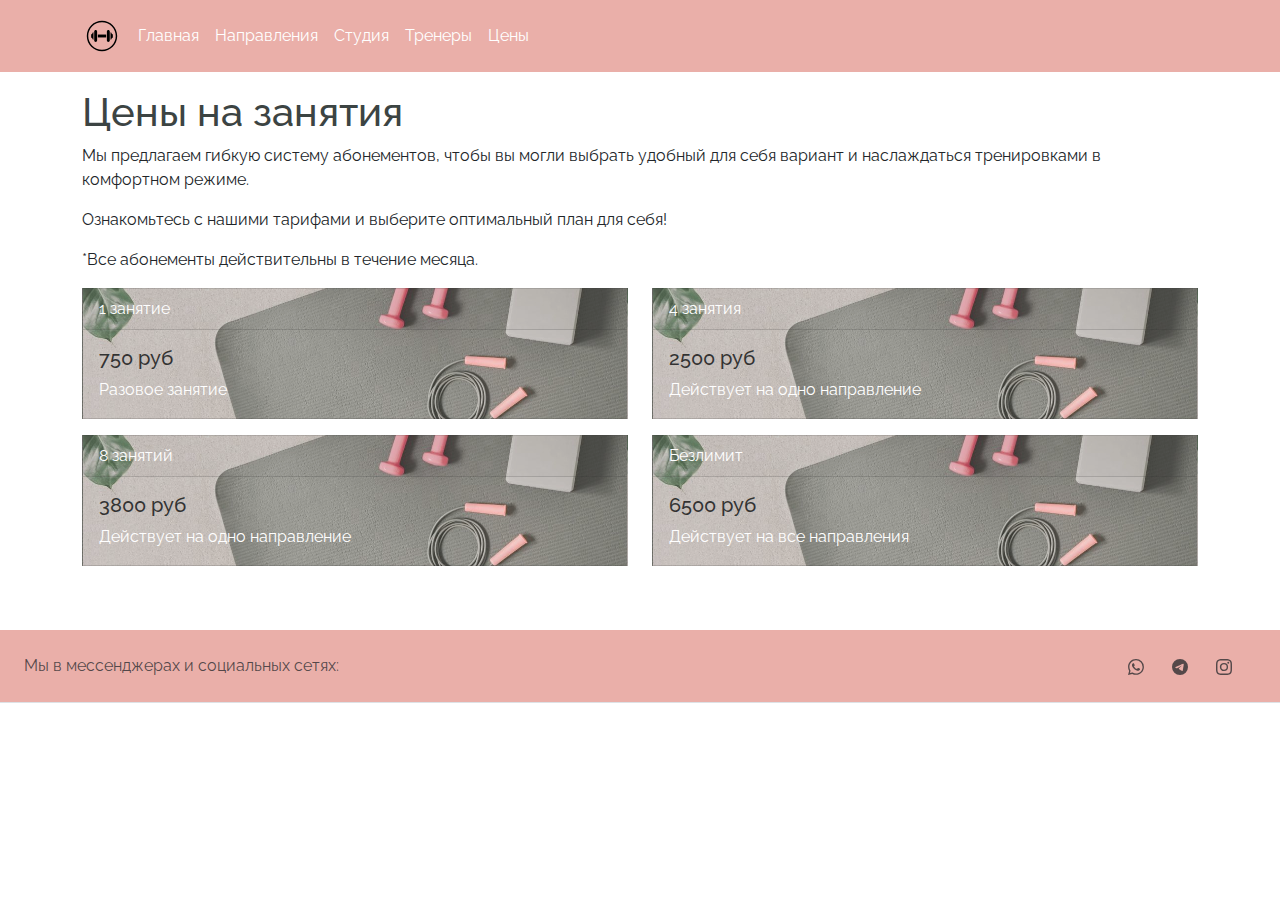
<file: price.html>
<!DOCTYPE html>
<html lang="en">
<head>
    <meta charset="UTF-8">
    <meta name="viewport" content="width=device-width, initial-scale=1.0">
    <title>Fit me</title>
    <link rel="stylesheet" href="css/1.css">
    <link href="https://cdn.jsdelivr.net/npm/bootstrap@5.3.3/dist/css/bootstrap.min.css" rel="stylesheet" integrity="sha384-QWTKZyjpPEjISv5WaRU9OFeRpok6YctnYmDr5pNlyT2bRjXh0JMhjY6hW+ALEwIH" crossorigin="anonymous">
</head>
<body>

  <section class="top-nav d-block d-sm-none">
    <div class="logo">
    </div>
    <input id="menu-toggle" type="checkbox" />
    <label class='menu-button-container' for="menu-toggle">
    <div class='menu-button'></div>
  </label>
    <ul class="menu">
      <li><a href="index.html" style="text-decoration: none; color: #3c4443;">Главная</a></li>
      <li><a href="classes.html" style="text-decoration: none; color: #3c4443;">Направления</a></li>
      <li><a href="gallery.html" style="text-decoration: none; color: #3c4443;">Студия</a></li>
      <li><a href="trainers.html" style="text-decoration: none; color: #3c4443;">Тренеры</a></li>
      <li><a href="price.html" style="text-decoration: none; color: #3c4443;">Цены</a></li>
    </ul>
  </section>

    <header class="header p-3 text-white">
        <div class="container">
          <div class="d-flex flex-wrap align-items-center justify-content-center justify-content-lg-start">
              <div class="cart">
                <img src="img/fitness-facilities-svgrepo-com.svg" class="bi me-2" width="40" height="32" >
              </div>
            
    
            <ul class="nav col-12 col-lg-auto me-lg-auto mb-2 justify-content-center mb-md-0">
              <li><a href="index.html" class="nav-link px-2 text-white d-none d-lg-block d-md-block">Главная</a></li>
              <li><a href="classes.html" class="nav-link px-2 text-white d-none d-lg-block d-md-block">Направления</a></li>
              <li><a href="gallery.html" class="nav-link px-2 text-white d-none d-lg-block d-md-block">Студия</a></li>
              <li><a href="trainers.html" class="nav-link px-2 text-white d-none d-lg-block d-md-block">Тренеры</a></li>
              <li><a href="price.html" class="nav-link px-2 text-white d-none d-lg-block d-md-block">Цены</a></li>
            </ul>
    

    

          </div>
        </div>
      </header>
      <div class="container mb-5 main aligh-items-center">
        <div class="row">
            <div class="col-12 col-sm-12 col-lg-12 col-md-12">
                <h1 class="h1 mt-3">Цены на занятия</h1>
                <p>Мы предлагаем гибкую систему абонементов, чтобы вы могли выбрать удобный для себя вариант и наслаждаться тренировками в комфортном режиме. </p>
                <p>Ознакомьтесь с нашими тарифами и выберите оптимальный план для себя!</p>
                <p>*Все абонементы действительны в течение месяца.</p>
            </div>
        </div>
        <div class="row">
        <div class="col-lg-6 col-md-6 col-sm-12 col-12">
          <div class="card mb-3 rounded-0 " style="width: 100%; background-color: #efd0ce; background-image: url(img/title.jpg);background-size: cover; background-position: center; opacity: 0.8;">
            <div class="card-header" style="color:white;">1 занятие</div>
            <div class="card-body">
              <h5 class="card-title" style="color: black;">750 руб</h5>
              <p class="card-text" style="color: white;">Разовое занятие</p>
            </div>
        </div>
        </div>
        <div class="col-lg-6 col-md-6 col-sm-12 col-12">
          <div class="card  mb-3 rounded-0 " style="width: 100%;background-color: #efd0ce;background-image: url(img/title.jpg);background-size: cover; background-position: center; opacity: 0.8;">
            <div class="card-header" style="color: white;">4 занятия</div>
            <div class="card-body">
              <h5 class="card-title" style="color: black;">2500 руб</h5>
              <p class="card-text" style="color: white;">Действует на одно направление</p>
            </div>
        </div>
        </div>
        <div class="col-lg-6 col-md-6 col-sm-12 col-12">
          <div class="card  mb-3 rounded-0 " style="width: 100%;background-color: #efd0ce;background-image: url(img/title.jpg);background-size: cover; background-position: center; opacity: 0.8;">
            <div class="card-header" style="color: white;">8 занятий</div>
            <div class="card-body">
              <h5 class="card-title" style="color: black;">3800 руб</h5>
              <p class="card-text" style="color: white;">Действует на одно направление</p>
            </div>
        </div>
        </div>
        <div class="col-lg-6 col-md-6 col-sm-12 col-12">
          <div class="card mb-3 rounded-0 " style="width: 100%;background-color: #efd0ce;background-image: url(img/title.jpg);background-size: cover; background-position: center; opacity: 0.8;">
            <div class="card-header" style="color: white;">Безлимит</div>
            <div class="card-body">
              <h5 class="card-title" style="color: black;">6500 руб</h5>
              <p class="card-text" style="color: white;">Действует на все направления</p>
            </div>
        </div>
        </div>
        </div>
        </div>
    

    <!-- Footer -->
<footer class="footer text-center text-lg-start text-muted">
    <!-- Section: Social media -->
    <section class="d-flex justify-content-center justify-content-lg-between p-4 border-bottom">

      <div class="me-5 d-none d-lg-block">
        <span>Мы в мессенджерах и  социальных сетях:</span>
      </div>

      <div class="icons">
        <a href="" class="me-4 text-reset">
            <svg xmlns="http://www.w3.org/2000/svg" width="16" height="16" fill="currentColor" class="bi bi-whatsapp" viewBox="0 0 16 16">
                <path d="M13.601 2.326A7.85 7.85 0 0 0 7.994 0C3.627 0 .068 3.558.064 7.926c0 1.399.366 2.76 1.057 3.965L0 16l4.204-1.102a7.9 7.9 0 0 0 3.79.965h.004c4.368 0 7.926-3.558 7.93-7.93A7.9 7.9 0 0 0 13.6 2.326zM7.994 14.521a6.6 6.6 0 0 1-3.356-.92l-.24-.144-2.494.654.666-2.433-.156-.251a6.56 6.56 0 0 1-1.007-3.505c0-3.626 2.957-6.584 6.591-6.584a6.56 6.56 0 0 1 4.66 1.931 6.56 6.56 0 0 1 1.928 4.66c-.004 3.639-2.961 6.592-6.592 6.592m3.615-4.934c-.197-.099-1.17-.578-1.353-.646-.182-.065-.315-.099-.445.099-.133.197-.513.646-.627.775-.114.133-.232.148-.43.05-.197-.1-.836-.308-1.592-.985-.59-.525-.985-1.175-1.103-1.372-.114-.198-.011-.304.088-.403.087-.088.197-.232.296-.346.1-.114.133-.198.198-.33.065-.134.034-.248-.015-.347-.05-.099-.445-1.076-.612-1.47-.16-.389-.323-.335-.445-.34-.114-.007-.247-.007-.38-.007a.73.73 0 0 0-.529.247c-.182.198-.691.677-.691 1.654s.71 1.916.81 2.049c.098.133 1.394 2.132 3.383 2.992.47.205.84.326 1.129.418.475.152.904.129 1.246.08.38-.058 1.171-.48 1.338-.943.164-.464.164-.86.114-.943-.049-.084-.182-.133-.38-.232"/>
              </svg>
        </a>
        <a href="" class="me-4 text-reset">
            <svg xmlns="http://www.w3.org/2000/svg" width="16" height="16" fill="currentColor" class="bi bi-telegram" viewBox="0 0 16 16">
                <path d="M16 8A8 8 0 1 1 0 8a8 8 0 0 1 16 0M8.287 5.906q-1.168.486-4.666 2.01-.567.225-.595.442c-.03.243.275.339.69.47l.175.055c.408.133.958.288 1.243.294q.39.01.868-.32 3.269-2.206 3.374-2.23c.05-.012.12-.026.166.016s.042.12.037.141c-.03.129-1.227 1.241-1.846 1.817-.193.18-.33.307-.358.336a8 8 0 0 1-.188.186c-.38.366-.664.64.015 1.088.327.216.589.393.85.571.284.194.568.387.936.629q.14.092.27.187c.331.236.63.448.997.414.214-.02.435-.22.547-.82.265-1.417.786-4.486.906-5.751a1.4 1.4 0 0 0-.013-.315.34.34 0 0 0-.114-.217.53.53 0 0 0-.31-.093c-.3.005-.763.166-2.984 1.09"/>
              </svg>
        </a>
        <a href="" class="me-4 text-reset">
            <svg xmlns="http://www.w3.org/2000/svg" width="16" height="16" fill="currentColor" class="bi bi-instagram" viewBox="0 0 16 16">
                <path d="M8 0C5.829 0 5.556.01 4.703.048 3.85.088 3.269.222 2.76.42a3.9 3.9 0 0 0-1.417.923A3.9 3.9 0 0 0 .42 2.76C.222 3.268.087 3.85.048 4.7.01 5.555 0 5.827 0 8.001c0 2.172.01 2.444.048 3.297.04.852.174 1.433.372 1.942.205.526.478.972.923 1.417.444.445.89.719 1.416.923.51.198 1.09.333 1.942.372C5.555 15.99 5.827 16 8 16s2.444-.01 3.298-.048c.851-.04 1.434-.174 1.943-.372a3.9 3.9 0 0 0 1.416-.923c.445-.445.718-.891.923-1.417.197-.509.332-1.09.372-1.942C15.99 10.445 16 10.173 16 8s-.01-2.445-.048-3.299c-.04-.851-.175-1.433-.372-1.941a3.9 3.9 0 0 0-.923-1.417A3.9 3.9 0 0 0 13.24.42c-.51-.198-1.092-.333-1.943-.372C10.443.01 10.172 0 7.998 0zm-.717 1.442h.718c2.136 0 2.389.007 3.232.046.78.035 1.204.166 1.486.275.373.145.64.319.92.599s.453.546.598.92c.11.281.24.705.275 1.485.039.843.047 1.096.047 3.231s-.008 2.389-.047 3.232c-.035.78-.166 1.203-.275 1.485a2.5 2.5 0 0 1-.599.919c-.28.28-.546.453-.92.598-.28.11-.704.24-1.485.276-.843.038-1.096.047-3.232.047s-2.39-.009-3.233-.047c-.78-.036-1.203-.166-1.485-.276a2.5 2.5 0 0 1-.92-.598 2.5 2.5 0 0 1-.6-.92c-.109-.281-.24-.705-.275-1.485-.038-.843-.046-1.096-.046-3.233s.008-2.388.046-3.231c.036-.78.166-1.204.276-1.486.145-.373.319-.64.599-.92s.546-.453.92-.598c.282-.11.705-.24 1.485-.276.738-.034 1.024-.044 2.515-.045zm4.988 1.328a.96.96 0 1 0 0 1.92.96.96 0 0 0 0-1.92m-4.27 1.122a4.109 4.109 0 1 0 0 8.217 4.109 4.109 0 0 0 0-8.217m0 1.441a2.667 2.667 0 1 1 0 5.334 2.667 2.667 0 0 1 0-5.334"/>
              </svg>
        </a>
      </div>
    <script src="https://cdn.jsdelivr.net/npm/@popperjs/core@2.11.6/dist/umd/popper.min.js"></script>
    <script src="https://cdn.jsdelivr.net/npm/bootstrap@5.3.3/dist/js/bootstrap.bundle.min.js" integrity="sha384-YvpcrYf0tY3lHB60NNkmXc5s9fDVZLESaAA55NDzOxhy9GkcIdslK1eN7N6jIeHz" crossorigin="anonymous"></script>
</body>
</html>
</file>
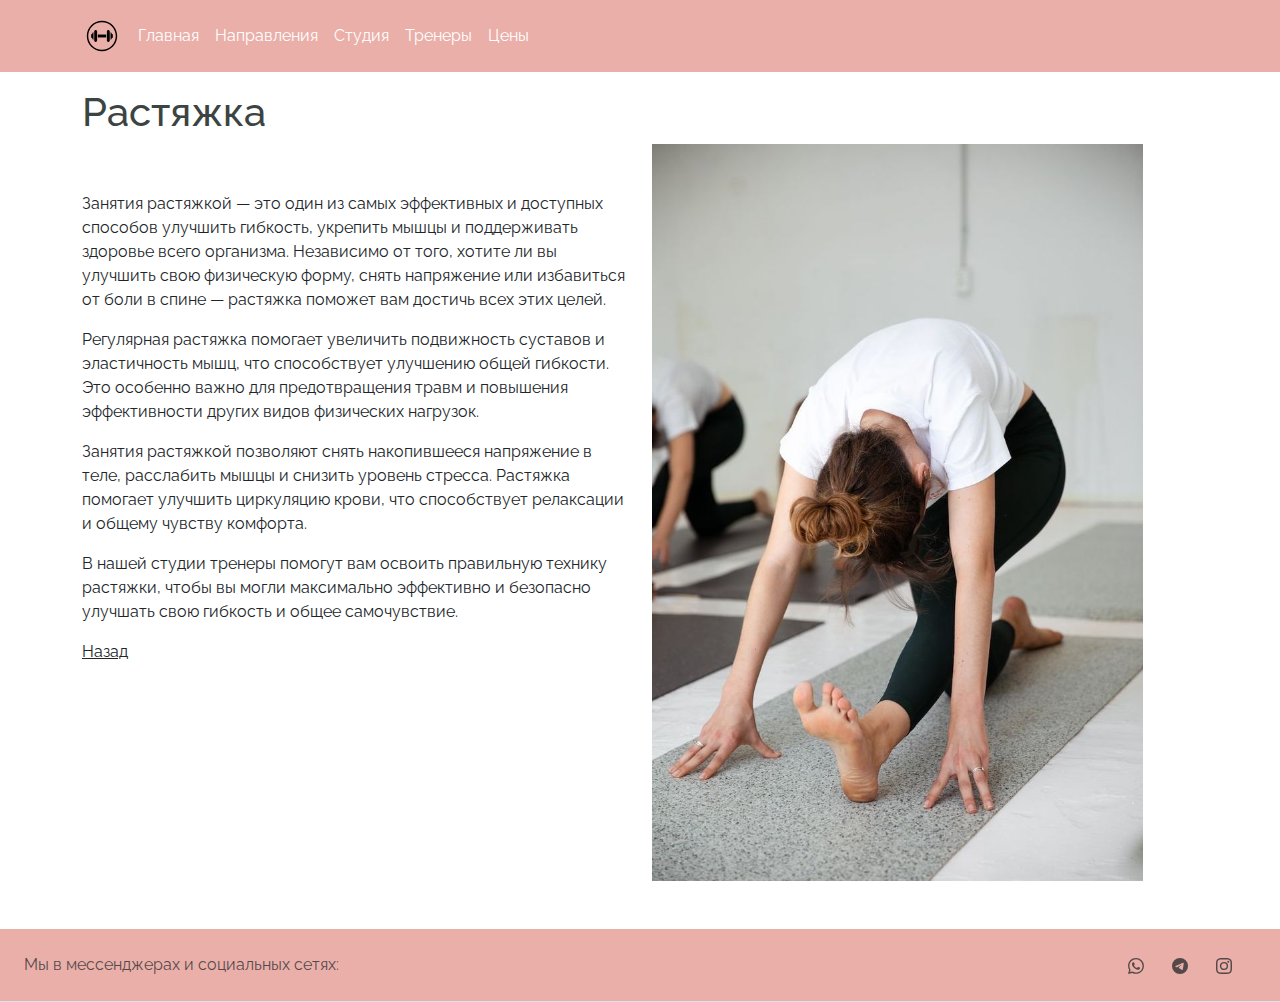
<file: stretch.html>
<!DOCTYPE html>
<html lang="en">
<head>
    <meta charset="UTF-8">
    <meta name="viewport" content="width=device-width, initial-scale=1.0">
    <title>Fit me</title>
    <link rel="stylesheet" href="css/1.css">
    <link href="https://cdn.jsdelivr.net/npm/bootstrap@5.3.3/dist/css/bootstrap.min.css" rel="stylesheet" integrity="sha384-QWTKZyjpPEjISv5WaRU9OFeRpok6YctnYmDr5pNlyT2bRjXh0JMhjY6hW+ALEwIH" crossorigin="anonymous">
</head>
<body>

<section class="top-nav d-block d-sm-none">
        <div class="logo">
        </div>
        <input id="menu-toggle" type="checkbox" />
        <label class='menu-button-container' for="menu-toggle">
        <div class='menu-button'></div>
      </label>
        <ul class="menu">
          <li><a href="index.html">Главная</a></li>
          <li><a href="classes.html">Направления</a></li>
          <li><a href="gallery.html">Студия</a></li>
          <li><a href="trainers.html">Тренеры</a></li>
          <li>Цены</li>
        </ul>
      </section>

    <header class="header p-3 text-white">
        <div class="container">
          <div class="d-flex flex-wrap align-items-center justify-content-center justify-content-lg-start">
              <div class="cart">
                <img src="img/fitness-facilities-svgrepo-com.svg" class="bi me-2" width="40" height="32" >
              </div>
            
    
            <ul class="nav col-12 col-lg-auto me-lg-auto mb-2 justify-content-center mb-md-0">
              <li><a href="index.html" class="nav-link px-2 text-white d-none d-lg-block d-md-block">Главная</a></li>
              <li><a href="classes.html" class="nav-link px-2 text-white d-none d-lg-block d-md-block">Направления</a></li>
              <li><a href="gallery.html" class="nav-link px-2 text-white d-none d-lg-block d-md-block">Студия</a></li>
              <li><a href="trainers.html" class="nav-link px-2 text-white d-none d-lg-block d-md-block">Тренеры</a></li>
              <li><a href="#" class="nav-link px-2 text-white d-none d-lg-block d-md-block">Цены</a></li>
            </ul>
    

    

          </div>
        </div>
      </header>
      <div class="container main mb-5">
        <div class="row">
            <div class="col-12 col-sm-12 col-lg-12 col-md-12">
                <h1 class="h1 mt-3 ">Растяжка</h1>
            </div>
        </div>
        <div class="row">
            <div class="col-lg-6 pt-5 col-sm-12">
                <p>Занятия растяжкой — это один из самых эффективных и доступных способов улучшить гибкость, укрепить мышцы и поддерживать здоровье всего организма. Независимо от того, хотите ли вы улучшить свою физическую форму, снять напряжение или избавиться от боли в спине — растяжка поможет вам достичь всех этих целей.</p>
                <p>Регулярная растяжка помогает увеличить подвижность суставов и эластичность мышц, что способствует улучшению общей гибкости. Это особенно важно для предотвращения травм и повышения эффективности других видов физических нагрузок. </p>
                <p>Занятия растяжкой позволяют снять накопившееся напряжение в теле, расслабить мышцы и снизить уровень стресса. Растяжка помогает улучшить циркуляцию крови, что способствует релаксации и общему чувству комфорта.</p>
                <p>В нашей студии тренеры помогут вам освоить правильную технику растяжки, чтобы вы могли максимально эффективно и безопасно улучшать свою гибкость и общее самочувствие.</p>
                <a class="a" href="classes.html">Назад</a>
            </div>
            <div class="col-lg-6 col-md-6 col-sm-12"> <img src="img/stretching.jpg" width="90%" alt=""></div>
        </div>
    </div>
    <!-- Footer -->
<footer class="footer text-center text-lg-start text-muted">
    <!-- Section: Social media -->
    <section class="d-flex justify-content-center justify-content-lg-between p-4 border-bottom">

      <div class="me-5 d-none d-lg-block">
        <span>Мы в мессенджерах и  социальных сетях:</span>
      </div>

      <div class="icons">
        <a href="" class="me-4 text-reset">
            <svg xmlns="http://www.w3.org/2000/svg" width="16" height="16" fill="currentColor" class="bi bi-whatsapp" viewBox="0 0 16 16">
                <path d="M13.601 2.326A7.85 7.85 0 0 0 7.994 0C3.627 0 .068 3.558.064 7.926c0 1.399.366 2.76 1.057 3.965L0 16l4.204-1.102a7.9 7.9 0 0 0 3.79.965h.004c4.368 0 7.926-3.558 7.93-7.93A7.9 7.9 0 0 0 13.6 2.326zM7.994 14.521a6.6 6.6 0 0 1-3.356-.92l-.24-.144-2.494.654.666-2.433-.156-.251a6.56 6.56 0 0 1-1.007-3.505c0-3.626 2.957-6.584 6.591-6.584a6.56 6.56 0 0 1 4.66 1.931 6.56 6.56 0 0 1 1.928 4.66c-.004 3.639-2.961 6.592-6.592 6.592m3.615-4.934c-.197-.099-1.17-.578-1.353-.646-.182-.065-.315-.099-.445.099-.133.197-.513.646-.627.775-.114.133-.232.148-.43.05-.197-.1-.836-.308-1.592-.985-.59-.525-.985-1.175-1.103-1.372-.114-.198-.011-.304.088-.403.087-.088.197-.232.296-.346.1-.114.133-.198.198-.33.065-.134.034-.248-.015-.347-.05-.099-.445-1.076-.612-1.47-.16-.389-.323-.335-.445-.34-.114-.007-.247-.007-.38-.007a.73.73 0 0 0-.529.247c-.182.198-.691.677-.691 1.654s.71 1.916.81 2.049c.098.133 1.394 2.132 3.383 2.992.47.205.84.326 1.129.418.475.152.904.129 1.246.08.38-.058 1.171-.48 1.338-.943.164-.464.164-.86.114-.943-.049-.084-.182-.133-.38-.232"/>
              </svg>
        </a>
        <a href="" class="me-4 text-reset">
            <svg xmlns="http://www.w3.org/2000/svg" width="16" height="16" fill="currentColor" class="bi bi-telegram" viewBox="0 0 16 16">
                <path d="M16 8A8 8 0 1 1 0 8a8 8 0 0 1 16 0M8.287 5.906q-1.168.486-4.666 2.01-.567.225-.595.442c-.03.243.275.339.69.47l.175.055c.408.133.958.288 1.243.294q.39.01.868-.32 3.269-2.206 3.374-2.23c.05-.012.12-.026.166.016s.042.12.037.141c-.03.129-1.227 1.241-1.846 1.817-.193.18-.33.307-.358.336a8 8 0 0 1-.188.186c-.38.366-.664.64.015 1.088.327.216.589.393.85.571.284.194.568.387.936.629q.14.092.27.187c.331.236.63.448.997.414.214-.02.435-.22.547-.82.265-1.417.786-4.486.906-5.751a1.4 1.4 0 0 0-.013-.315.34.34 0 0 0-.114-.217.53.53 0 0 0-.31-.093c-.3.005-.763.166-2.984 1.09"/>
              </svg>
        </a>
        <a href="" class="me-4 text-reset">
            <svg xmlns="http://www.w3.org/2000/svg" width="16" height="16" fill="currentColor" class="bi bi-instagram" viewBox="0 0 16 16">
                <path d="M8 0C5.829 0 5.556.01 4.703.048 3.85.088 3.269.222 2.76.42a3.9 3.9 0 0 0-1.417.923A3.9 3.9 0 0 0 .42 2.76C.222 3.268.087 3.85.048 4.7.01 5.555 0 5.827 0 8.001c0 2.172.01 2.444.048 3.297.04.852.174 1.433.372 1.942.205.526.478.972.923 1.417.444.445.89.719 1.416.923.51.198 1.09.333 1.942.372C5.555 15.99 5.827 16 8 16s2.444-.01 3.298-.048c.851-.04 1.434-.174 1.943-.372a3.9 3.9 0 0 0 1.416-.923c.445-.445.718-.891.923-1.417.197-.509.332-1.09.372-1.942C15.99 10.445 16 10.173 16 8s-.01-2.445-.048-3.299c-.04-.851-.175-1.433-.372-1.941a3.9 3.9 0 0 0-.923-1.417A3.9 3.9 0 0 0 13.24.42c-.51-.198-1.092-.333-1.943-.372C10.443.01 10.172 0 7.998 0zm-.717 1.442h.718c2.136 0 2.389.007 3.232.046.78.035 1.204.166 1.486.275.373.145.64.319.92.599s.453.546.598.92c.11.281.24.705.275 1.485.039.843.047 1.096.047 3.231s-.008 2.389-.047 3.232c-.035.78-.166 1.203-.275 1.485a2.5 2.5 0 0 1-.599.919c-.28.28-.546.453-.92.598-.28.11-.704.24-1.485.276-.843.038-1.096.047-3.232.047s-2.39-.009-3.233-.047c-.78-.036-1.203-.166-1.485-.276a2.5 2.5 0 0 1-.92-.598 2.5 2.5 0 0 1-.6-.92c-.109-.281-.24-.705-.275-1.485-.038-.843-.046-1.096-.046-3.233s.008-2.388.046-3.231c.036-.78.166-1.204.276-1.486.145-.373.319-.64.599-.92s.546-.453.92-.598c.282-.11.705-.24 1.485-.276.738-.034 1.024-.044 2.515-.045zm4.988 1.328a.96.96 0 1 0 0 1.92.96.96 0 0 0 0-1.92m-4.27 1.122a4.109 4.109 0 1 0 0 8.217 4.109 4.109 0 0 0 0-8.217m0 1.441a2.667 2.667 0 1 1 0 5.334 2.667 2.667 0 0 1 0-5.334"/>
              </svg>
        </a>
      </div>
    <script src="https://cdn.jsdelivr.net/npm/@popperjs/core@2.11.6/dist/umd/popper.min.js"></script>
    <script src="https://cdn.jsdelivr.net/npm/bootstrap@5.3.3/dist/js/bootstrap.bundle.min.js" integrity="sha384-YvpcrYf0tY3lHB60NNkmXc5s9fDVZLESaAA55NDzOxhy9GkcIdslK1eN7N6jIeHz" crossorigin="anonymous"></script>
</body>
</html>
</file>
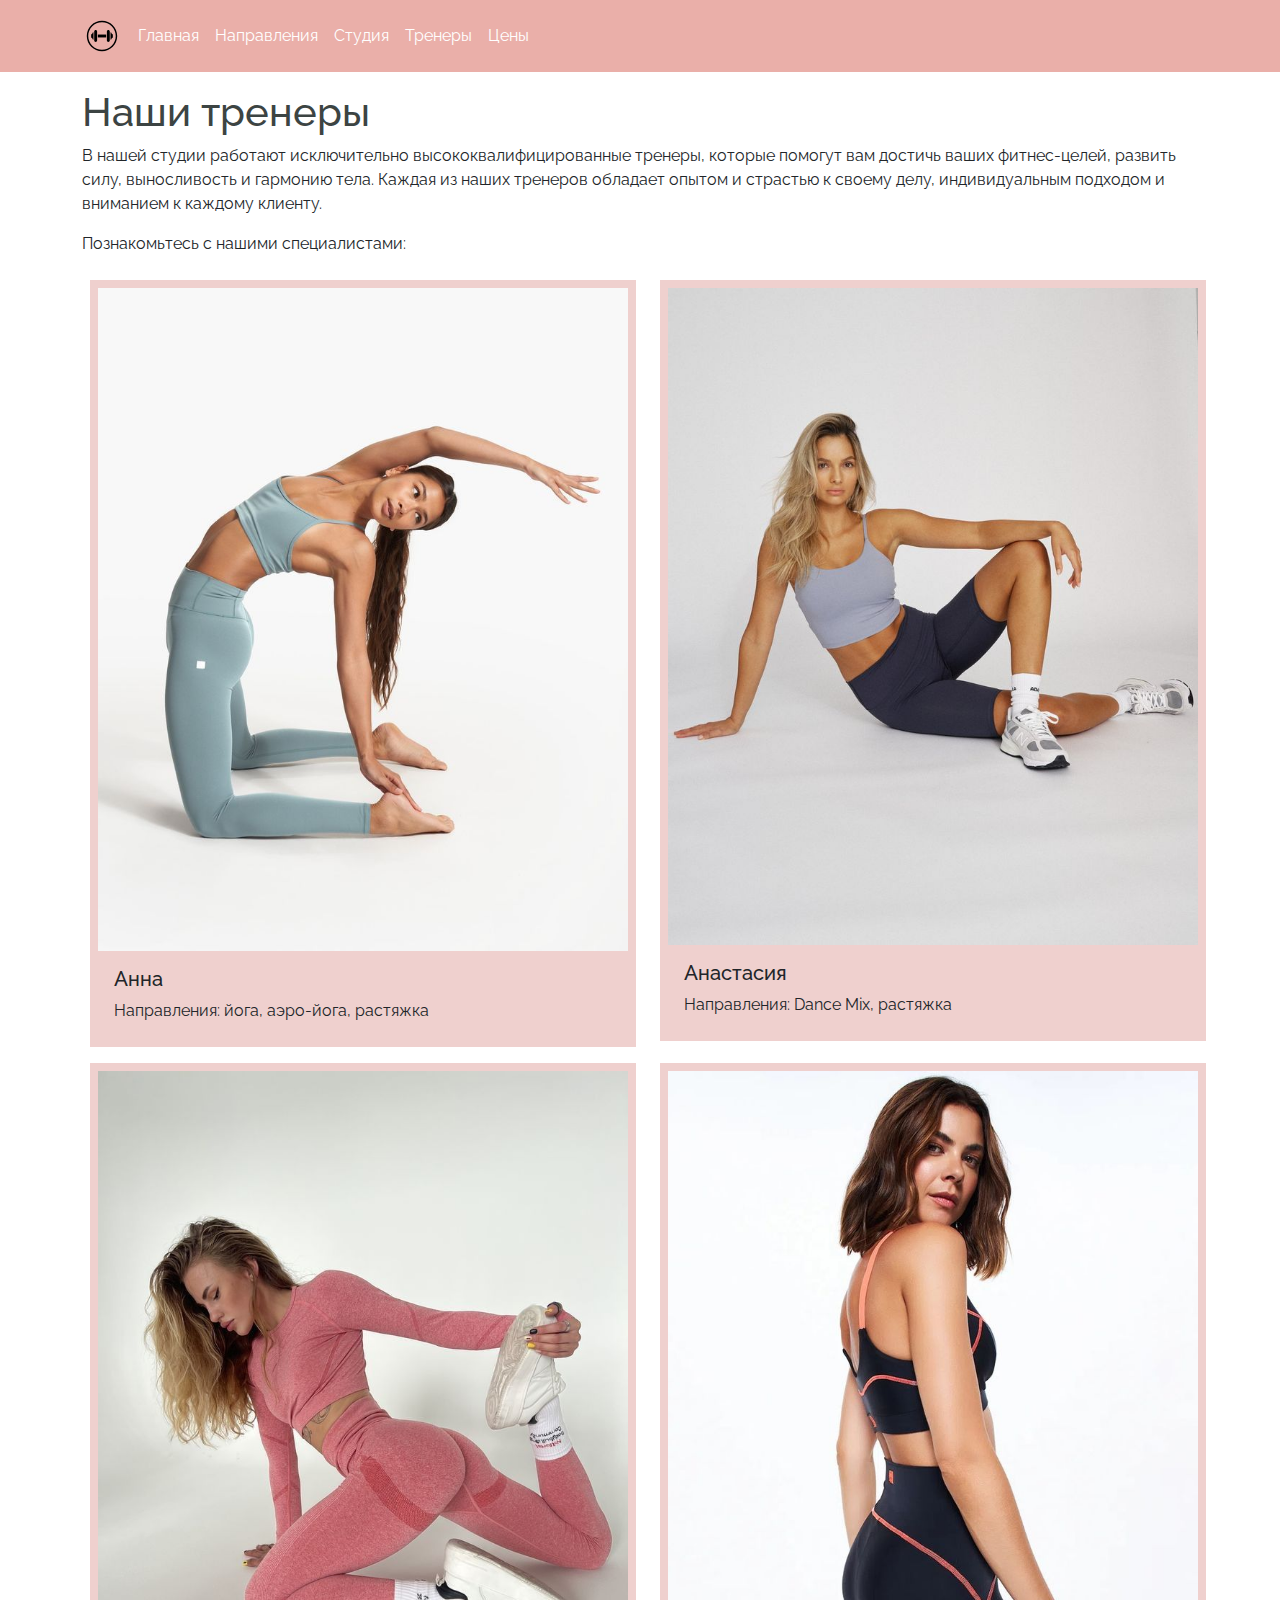
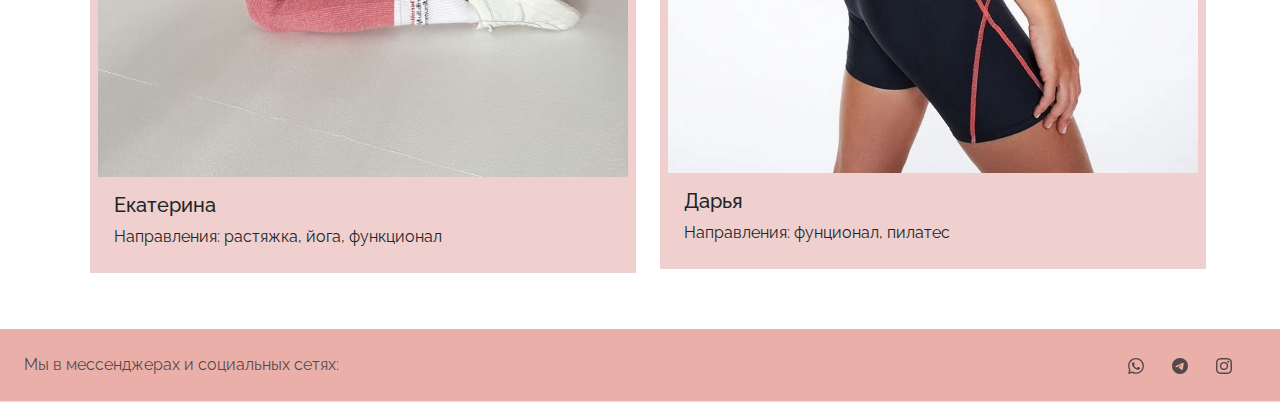
<file: trainers.html>
<!DOCTYPE html>
<html lang="en">
<head>
    <meta charset="UTF-8">
    <meta name="viewport" content="width=device-width, initial-scale=1.0">
    <title>Fit me</title>
    <link rel="stylesheet" href="css/1.css">
    <link href="https://cdn.jsdelivr.net/npm/bootstrap@5.3.3/dist/css/bootstrap.min.css" rel="stylesheet" integrity="sha384-QWTKZyjpPEjISv5WaRU9OFeRpok6YctnYmDr5pNlyT2bRjXh0JMhjY6hW+ALEwIH" crossorigin="anonymous">
</head>
<body>

  <section class="top-nav d-block d-sm-none">
    <div class="logo">
    </div>
    <input id="menu-toggle" type="checkbox" />
    <label class='menu-button-container' for="menu-toggle">
    <div class='menu-button'></div>
  </label>
    <ul class="menu">
      <li><a href="index.html" style="text-decoration: none; color: #3c4443;">Главная</a></li>
      <li><a href="classes.html" style="text-decoration: none; color: #3c4443;">Направления</a></li>
      <li><a href="gallery.html" style="text-decoration: none; color: #3c4443;">Студия</a></li>
      <li><a href="trainers.html" style="text-decoration: none; color: #3c4443;">Тренеры</a></li>
      <li><a href="price.html" style="text-decoration: none; color: #3c4443;">Цены</a></li>
    </ul>
  </section>

    <header class="header p-3 text-white">
        <div class="container">
          <div class="d-flex flex-wrap align-items-center justify-content-center justify-content-lg-start">
              <div class="cart">
                <img src="img/fitness-facilities-svgrepo-com.svg" class="bi me-2" width="40" height="32" >
              </div>
            
    
            <ul class="nav col-12 col-lg-auto me-lg-auto mb-2 justify-content-center mb-md-0">
              <li><a href="index.html" class="nav-link px-2 text-white d-none d-lg-block d-md-block">Главная</a></li>
              <li><a href="classes.html" class="nav-link px-2 text-white d-none d-lg-block d-md-block">Направления</a></li>
              <li><a href="gallery.html" class="nav-link px-2 text-white d-none d-lg-block d-md-block">Студия</a></li>
              <li><a href="trainers.html" class="nav-link px-2 text-white d-none d-lg-block d-md-block">Тренеры</a></li>
              <li><a href="price.html" class="nav-link px-2 text-white d-none d-lg-block d-md-block">Цены</a></li>
            </ul>
    

    

          </div>
        </div>
      </header>
      <div class="container mb-5 main">
        <div class="row">
            <div class="col-12 col-sm-12 col-lg-12 col-md-12">
                <h1 class="h1 mt-3">Наши тренеры</h1>
                <p>В нашей студии работают исключительно высококвалифицированные тренеры, которые помогут вам достичь ваших фитнес-целей, развить силу, выносливость и гармонию тела. Каждая из наших тренеров обладает опытом и страстью к своему делу, индивидуальным подходом и вниманием к каждому клиенту.</p>
                <p>Познакомьтесь с нашими специалистами:</p>
            </div>
        </div>
        <div class="row">
        <div class="col-lg-6 col-md-6 col-sm-12 col-12">
            <div class="card p-2 m-2 rounded-0 border-0" style="width: 100%;background-color: #efd0ce;">
                <img src="img/tr1.jpg" class="card-img-top rounded-0" alt="">
                <div class="card-body">
                    <h5 class="card-title">Анна</h5>
                    <p class="card-text">Направления: йога, аэро-йога, растяжка</p>

                </div>
              </div>
        </div>
        <div class="col-lg-6 col-md-6 col-sm-12 col-12">
            <div class="card p-2 m-2 rounded-0 border-0" style="width: 100%; background-color: #efd0ce;">
                <img src="img/tr3.jpg" class="card-img-top rounded-0" alt="">
                <div class="card-body">
                    <h5 class="card-title">Анастасия</h5>
                    <p class="card-text">Направления: Dance Mix, растяжка</p>
                </div>
              </div>
        </div>
    
        <div class="col-lg-6 col-md-6 col-sm-12 col-12">
            <div class="card p-2 m-2 rounded-0 border-0" style="width: 100%; background-color: #efd0ce;">
                <img src="img/tr.jpg" class="card-img-top rounded-0" alt="">
                <div class="card-body">
                    <h5 class="card-title">Екатерина</h5>
                    <p class="card-text">Направления: растяжка, йога, функционал</p>
                </div>
              </div>
        </div>
        <div class="col-lg-6 col-md-6 col-sm-12 col-12">
            <div class="card p-2 m-2 rounded-0 border-0" style="width: 100%; background-color: #efd0ce;">
                <img src="img/tr4(2).jpg" class="card-img-top rounded-0" alt="">
                <div class="card-body">
                    <h5 class="card-title">Дарья</h5>
                    <p class="card-text">Направления: фунционал, пилатес</p>
                </div>
              </div>
        </div>
        </div>
      </div>
    <!-- Footer -->
<footer class="footer text-center text-lg-start text-muted">
    <!-- Section: Social media -->
    <section class="d-flex justify-content-center justify-content-lg-between p-4 border-bottom">

      <div class="me-5 d-none d-lg-block">
        <span>Мы в мессенджерах и  социальных сетях:</span>
      </div>

      <div class="icons">
        <a href="" class="me-4 text-reset">
            <svg xmlns="http://www.w3.org/2000/svg" width="16" height="16" fill="currentColor" class="bi bi-whatsapp" viewBox="0 0 16 16">
                <path d="M13.601 2.326A7.85 7.85 0 0 0 7.994 0C3.627 0 .068 3.558.064 7.926c0 1.399.366 2.76 1.057 3.965L0 16l4.204-1.102a7.9 7.9 0 0 0 3.79.965h.004c4.368 0 7.926-3.558 7.93-7.93A7.9 7.9 0 0 0 13.6 2.326zM7.994 14.521a6.6 6.6 0 0 1-3.356-.92l-.24-.144-2.494.654.666-2.433-.156-.251a6.56 6.56 0 0 1-1.007-3.505c0-3.626 2.957-6.584 6.591-6.584a6.56 6.56 0 0 1 4.66 1.931 6.56 6.56 0 0 1 1.928 4.66c-.004 3.639-2.961 6.592-6.592 6.592m3.615-4.934c-.197-.099-1.17-.578-1.353-.646-.182-.065-.315-.099-.445.099-.133.197-.513.646-.627.775-.114.133-.232.148-.43.05-.197-.1-.836-.308-1.592-.985-.59-.525-.985-1.175-1.103-1.372-.114-.198-.011-.304.088-.403.087-.088.197-.232.296-.346.1-.114.133-.198.198-.33.065-.134.034-.248-.015-.347-.05-.099-.445-1.076-.612-1.47-.16-.389-.323-.335-.445-.34-.114-.007-.247-.007-.38-.007a.73.73 0 0 0-.529.247c-.182.198-.691.677-.691 1.654s.71 1.916.81 2.049c.098.133 1.394 2.132 3.383 2.992.47.205.84.326 1.129.418.475.152.904.129 1.246.08.38-.058 1.171-.48 1.338-.943.164-.464.164-.86.114-.943-.049-.084-.182-.133-.38-.232"/>
              </svg>
        </a>
        <a href="" class="me-4 text-reset">
            <svg xmlns="http://www.w3.org/2000/svg" width="16" height="16" fill="currentColor" class="bi bi-telegram" viewBox="0 0 16 16">
                <path d="M16 8A8 8 0 1 1 0 8a8 8 0 0 1 16 0M8.287 5.906q-1.168.486-4.666 2.01-.567.225-.595.442c-.03.243.275.339.69.47l.175.055c.408.133.958.288 1.243.294q.39.01.868-.32 3.269-2.206 3.374-2.23c.05-.012.12-.026.166.016s.042.12.037.141c-.03.129-1.227 1.241-1.846 1.817-.193.18-.33.307-.358.336a8 8 0 0 1-.188.186c-.38.366-.664.64.015 1.088.327.216.589.393.85.571.284.194.568.387.936.629q.14.092.27.187c.331.236.63.448.997.414.214-.02.435-.22.547-.82.265-1.417.786-4.486.906-5.751a1.4 1.4 0 0 0-.013-.315.34.34 0 0 0-.114-.217.53.53 0 0 0-.31-.093c-.3.005-.763.166-2.984 1.09"/>
              </svg>
        </a>
        <a href="" class="me-4 text-reset">
            <svg xmlns="http://www.w3.org/2000/svg" width="16" height="16" fill="currentColor" class="bi bi-instagram" viewBox="0 0 16 16">
                <path d="M8 0C5.829 0 5.556.01 4.703.048 3.85.088 3.269.222 2.76.42a3.9 3.9 0 0 0-1.417.923A3.9 3.9 0 0 0 .42 2.76C.222 3.268.087 3.85.048 4.7.01 5.555 0 5.827 0 8.001c0 2.172.01 2.444.048 3.297.04.852.174 1.433.372 1.942.205.526.478.972.923 1.417.444.445.89.719 1.416.923.51.198 1.09.333 1.942.372C5.555 15.99 5.827 16 8 16s2.444-.01 3.298-.048c.851-.04 1.434-.174 1.943-.372a3.9 3.9 0 0 0 1.416-.923c.445-.445.718-.891.923-1.417.197-.509.332-1.09.372-1.942C15.99 10.445 16 10.173 16 8s-.01-2.445-.048-3.299c-.04-.851-.175-1.433-.372-1.941a3.9 3.9 0 0 0-.923-1.417A3.9 3.9 0 0 0 13.24.42c-.51-.198-1.092-.333-1.943-.372C10.443.01 10.172 0 7.998 0zm-.717 1.442h.718c2.136 0 2.389.007 3.232.046.78.035 1.204.166 1.486.275.373.145.64.319.92.599s.453.546.598.92c.11.281.24.705.275 1.485.039.843.047 1.096.047 3.231s-.008 2.389-.047 3.232c-.035.78-.166 1.203-.275 1.485a2.5 2.5 0 0 1-.599.919c-.28.28-.546.453-.92.598-.28.11-.704.24-1.485.276-.843.038-1.096.047-3.232.047s-2.39-.009-3.233-.047c-.78-.036-1.203-.166-1.485-.276a2.5 2.5 0 0 1-.92-.598 2.5 2.5 0 0 1-.6-.92c-.109-.281-.24-.705-.275-1.485-.038-.843-.046-1.096-.046-3.233s.008-2.388.046-3.231c.036-.78.166-1.204.276-1.486.145-.373.319-.64.599-.92s.546-.453.92-.598c.282-.11.705-.24 1.485-.276.738-.034 1.024-.044 2.515-.045zm4.988 1.328a.96.96 0 1 0 0 1.92.96.96 0 0 0 0-1.92m-4.27 1.122a4.109 4.109 0 1 0 0 8.217 4.109 4.109 0 0 0 0-8.217m0 1.441a2.667 2.667 0 1 1 0 5.334 2.667 2.667 0 0 1 0-5.334"/>
              </svg>
        </a>
      </div>
    <script src="https://cdn.jsdelivr.net/npm/@popperjs/core@2.11.6/dist/umd/popper.min.js"></script>
    <script src="https://cdn.jsdelivr.net/npm/bootstrap@5.3.3/dist/js/bootstrap.bundle.min.js" integrity="sha384-YvpcrYf0tY3lHB60NNkmXc5s9fDVZLESaAA55NDzOxhy9GkcIdslK1eN7N6jIeHz" crossorigin="anonymous"></script>
</body>
</html>
</file>
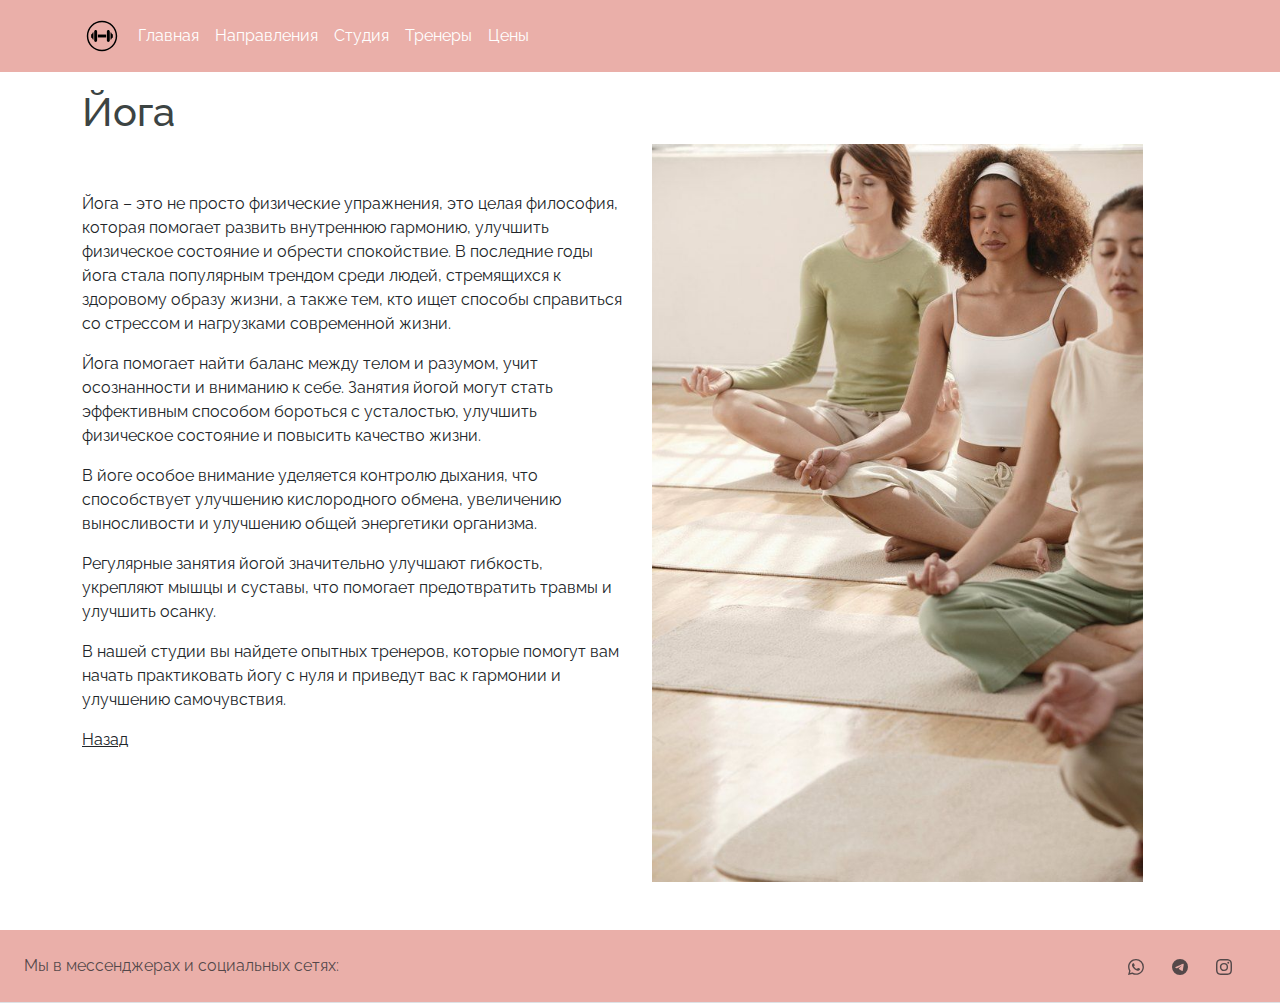
<file: yoga.html>
<!DOCTYPE html>
<html lang="en">
<head>
    <meta charset="UTF-8">
    <meta name="viewport" content="width=device-width, initial-scale=1.0">
    <title>Fit me</title>
    <link rel="stylesheet" href="css/1.css">
    <link href="https://cdn.jsdelivr.net/npm/bootstrap@5.3.3/dist/css/bootstrap.min.css" rel="stylesheet" integrity="sha384-QWTKZyjpPEjISv5WaRU9OFeRpok6YctnYmDr5pNlyT2bRjXh0JMhjY6hW+ALEwIH" crossorigin="anonymous">
</head>
<body>

<section class="top-nav d-block d-sm-none">
        <div class="logo">
        </div>
        <input id="menu-toggle" type="checkbox" />
        <label class='menu-button-container' for="menu-toggle">
        <div class='menu-button'></div>
      </label>
        <ul class="menu">
          <li><a href="index.html">Главная</a></li>
          <li><a href="classes.html">Направления</a></li>
          <li><a href="gallery.html">Студия</a></li>
          <li><a href="trainers.html">Тренеры</a></li>
          <li>Цены</li>
        </ul>
      </section>

    <header class="header p-3 text-white">
        <div class="container">
          <div class="d-flex flex-wrap align-items-center justify-content-center justify-content-lg-start">
              <div class="cart">
                <img src="img/fitness-facilities-svgrepo-com.svg" class="bi me-2" width="40" height="32" >
              </div>
            
    
            <ul class="nav col-12 col-lg-auto me-lg-auto mb-2 justify-content-center mb-md-0">
              <li><a href="index.html" class="nav-link px-2 text-white d-none d-lg-block d-md-block">Главная</a></li>
              <li><a href="classes.html" class="nav-link px-2 text-white d-none d-lg-block d-md-block">Направления</a></li>
              <li><a href="gallery.html" class="nav-link px-2 text-white d-none d-lg-block d-md-block">Студия</a></li>
              <li><a href="trainers.html" class="nav-link px-2 text-white d-none d-lg-block d-md-block">Тренеры</a></li>
              <li><a href="#" class="nav-link px-2 text-white d-none d-lg-block d-md-block">Цены</a></li>
            </ul>
    

    

          </div>
        </div>
      </header>
      <div class="container main mb-5">
        <div class="row">
            <div class="col-12 col-sm-12 col-lg-12 col-md-12">
                <h1 class="h1 mt-3 ">Йога</h1>
            </div>
        </div>
        <div class="row">
            <div class="col-lg-6 pt-5 col-sm-12">
                <p>Йога – это не просто физические упражнения, это целая философия, которая помогает развить внутреннюю гармонию, улучшить физическое состояние и обрести спокойствие. В последние годы йога стала популярным трендом среди людей, стремящихся к здоровому образу жизни, а также тем, кто ищет способы справиться со стрессом и нагрузками современной жизни.</p>
                <p>Йога помогает найти баланс между телом и разумом, учит осознанности и вниманию к себе. Занятия йогой могут стать эффективным способом бороться с усталостью, улучшить физическое состояние и повысить качество жизни. </p>
                <p>В йоге особое внимание уделяется контролю дыхания, что способствует улучшению кислородного обмена, увеличению выносливости и улучшению общей энергетики организма.</p>
                <p>Регулярные занятия йогой значительно улучшают гибкость, укрепляют мышцы и суставы, что помогает предотвратить травмы и улучшить осанку.</p>
                <p>В нашей студии вы найдете опытных тренеров, которые помогут вам начать практиковать йогу с нуля и приведут вас к гармонии и улучшению самочувствия.</p>
                <a class="a" href="classes.html">Назад</a>
            </div>
            <div class="col-lg-6 col-md-6 col-sm-12"> <img src="img/y1.jpg" width="90%" alt=""></div>
        </div>
    </div>
    <!-- Footer -->
<footer class="footer text-center text-lg-start text-muted">
    <!-- Section: Social media -->
    <section class="d-flex justify-content-center justify-content-lg-between p-4 border-bottom">

      <div class="me-5 d-none d-lg-block">
        <span>Мы в мессенджерах и  социальных сетях:</span>
      </div>

      <div class="icons">
        <a href="" class="me-4 text-reset">
            <svg xmlns="http://www.w3.org/2000/svg" width="16" height="16" fill="currentColor" class="bi bi-whatsapp" viewBox="0 0 16 16">
                <path d="M13.601 2.326A7.85 7.85 0 0 0 7.994 0C3.627 0 .068 3.558.064 7.926c0 1.399.366 2.76 1.057 3.965L0 16l4.204-1.102a7.9 7.9 0 0 0 3.79.965h.004c4.368 0 7.926-3.558 7.93-7.93A7.9 7.9 0 0 0 13.6 2.326zM7.994 14.521a6.6 6.6 0 0 1-3.356-.92l-.24-.144-2.494.654.666-2.433-.156-.251a6.56 6.56 0 0 1-1.007-3.505c0-3.626 2.957-6.584 6.591-6.584a6.56 6.56 0 0 1 4.66 1.931 6.56 6.56 0 0 1 1.928 4.66c-.004 3.639-2.961 6.592-6.592 6.592m3.615-4.934c-.197-.099-1.17-.578-1.353-.646-.182-.065-.315-.099-.445.099-.133.197-.513.646-.627.775-.114.133-.232.148-.43.05-.197-.1-.836-.308-1.592-.985-.59-.525-.985-1.175-1.103-1.372-.114-.198-.011-.304.088-.403.087-.088.197-.232.296-.346.1-.114.133-.198.198-.33.065-.134.034-.248-.015-.347-.05-.099-.445-1.076-.612-1.47-.16-.389-.323-.335-.445-.34-.114-.007-.247-.007-.38-.007a.73.73 0 0 0-.529.247c-.182.198-.691.677-.691 1.654s.71 1.916.81 2.049c.098.133 1.394 2.132 3.383 2.992.47.205.84.326 1.129.418.475.152.904.129 1.246.08.38-.058 1.171-.48 1.338-.943.164-.464.164-.86.114-.943-.049-.084-.182-.133-.38-.232"/>
              </svg>
        </a>
        <a href="" class="me-4 text-reset">
            <svg xmlns="http://www.w3.org/2000/svg" width="16" height="16" fill="currentColor" class="bi bi-telegram" viewBox="0 0 16 16">
                <path d="M16 8A8 8 0 1 1 0 8a8 8 0 0 1 16 0M8.287 5.906q-1.168.486-4.666 2.01-.567.225-.595.442c-.03.243.275.339.69.47l.175.055c.408.133.958.288 1.243.294q.39.01.868-.32 3.269-2.206 3.374-2.23c.05-.012.12-.026.166.016s.042.12.037.141c-.03.129-1.227 1.241-1.846 1.817-.193.18-.33.307-.358.336a8 8 0 0 1-.188.186c-.38.366-.664.64.015 1.088.327.216.589.393.85.571.284.194.568.387.936.629q.14.092.27.187c.331.236.63.448.997.414.214-.02.435-.22.547-.82.265-1.417.786-4.486.906-5.751a1.4 1.4 0 0 0-.013-.315.34.34 0 0 0-.114-.217.53.53 0 0 0-.31-.093c-.3.005-.763.166-2.984 1.09"/>
              </svg>
        </a>
        <a href="" class="me-4 text-reset">
            <svg xmlns="http://www.w3.org/2000/svg" width="16" height="16" fill="currentColor" class="bi bi-instagram" viewBox="0 0 16 16">
                <path d="M8 0C5.829 0 5.556.01 4.703.048 3.85.088 3.269.222 2.76.42a3.9 3.9 0 0 0-1.417.923A3.9 3.9 0 0 0 .42 2.76C.222 3.268.087 3.85.048 4.7.01 5.555 0 5.827 0 8.001c0 2.172.01 2.444.048 3.297.04.852.174 1.433.372 1.942.205.526.478.972.923 1.417.444.445.89.719 1.416.923.51.198 1.09.333 1.942.372C5.555 15.99 5.827 16 8 16s2.444-.01 3.298-.048c.851-.04 1.434-.174 1.943-.372a3.9 3.9 0 0 0 1.416-.923c.445-.445.718-.891.923-1.417.197-.509.332-1.09.372-1.942C15.99 10.445 16 10.173 16 8s-.01-2.445-.048-3.299c-.04-.851-.175-1.433-.372-1.941a3.9 3.9 0 0 0-.923-1.417A3.9 3.9 0 0 0 13.24.42c-.51-.198-1.092-.333-1.943-.372C10.443.01 10.172 0 7.998 0zm-.717 1.442h.718c2.136 0 2.389.007 3.232.046.78.035 1.204.166 1.486.275.373.145.64.319.92.599s.453.546.598.92c.11.281.24.705.275 1.485.039.843.047 1.096.047 3.231s-.008 2.389-.047 3.232c-.035.78-.166 1.203-.275 1.485a2.5 2.5 0 0 1-.599.919c-.28.28-.546.453-.92.598-.28.11-.704.24-1.485.276-.843.038-1.096.047-3.232.047s-2.39-.009-3.233-.047c-.78-.036-1.203-.166-1.485-.276a2.5 2.5 0 0 1-.92-.598 2.5 2.5 0 0 1-.6-.92c-.109-.281-.24-.705-.275-1.485-.038-.843-.046-1.096-.046-3.233s.008-2.388.046-3.231c.036-.78.166-1.204.276-1.486.145-.373.319-.64.599-.92s.546-.453.92-.598c.282-.11.705-.24 1.485-.276.738-.034 1.024-.044 2.515-.045zm4.988 1.328a.96.96 0 1 0 0 1.92.96.96 0 0 0 0-1.92m-4.27 1.122a4.109 4.109 0 1 0 0 8.217 4.109 4.109 0 0 0 0-8.217m0 1.441a2.667 2.667 0 1 1 0 5.334 2.667 2.667 0 0 1 0-5.334"/>
              </svg>
        </a>
      </div>
    <script src="https://cdn.jsdelivr.net/npm/@popperjs/core@2.11.6/dist/umd/popper.min.js"></script>
    <script src="https://cdn.jsdelivr.net/npm/bootstrap@5.3.3/dist/js/bootstrap.bundle.min.js" integrity="sha384-YvpcrYf0tY3lHB60NNkmXc5s9fDVZLESaAA55NDzOxhy9GkcIdslK1eN7N6jIeHz" crossorigin="anonymous"></script>
</body>
</html>
</file>
<file: css/1.css>
@font-face {
    font-family: raleway;
    src: url(../font/Raleway.ttf);
}
* {
    box-sizing: border-box;
  }
  
  .top-nav {
    display: none;
    flex-direction: row;
    align-items: center;
    justify-content: space-between;
    background-color: #eaafa9;
    /* W3C, IE 10+/ Edge, Firefox 16+, Chrome 26+, Opera 12+, Safari 7+ */
  
    height: 50px;
    padding: 1em;
    position:absolute;
    left:0;
    top:0;
    width:100%;
  }
  
  .menu {
    display: flex;
    flex-direction: row;
    list-style-type: none;
    margin: 0;
    padding: 0;
  }
  
  .menu > li {
    margin: 0 1rem;
    overflow: hidden;
  }
  
  .menu-button-container {
    display: none;
    height: 100%;
    width: 30px;
    cursor: pointer;
    flex-direction: column;
    justify-content: center;
    align-items: center;
  }
  
  #menu-toggle {
    display: none;
  }
  
  .menu-button,
  .menu-button::before,
  .menu-button::after {
    display: block;
    background-color: #000;
    position: absolute;
    height: 4px;
    width: 30px;
    transition: transform 400ms cubic-bezier(0.23, 1, 0.32, 1);
    border-radius: 2px;
  }
  
  .menu-button::before {
    content: '';
    margin-top: -8px;
  }
  
  .menu-button::after {
    content: '';
    margin-top: 8px;
  }
  
  #menu-toggle:checked + .menu-button-container .menu-button::before {
    margin-top: 0px;
    transform: rotate(405deg);
  }
  
  #menu-toggle:checked + .menu-button-container .menu-button {
    background: rgba(255, 255, 255, 0);
  }
  
  #menu-toggle:checked + .menu-button-container .menu-button::after {
    margin-top: 0px;
    transform: rotate(-405deg);
  }
  
  @media (max-width: 800px) {
    .menu-button-container {
      display: flex;
    }
    .menu {
      position: absolute;
      top: 0;
      margin-top: 50px;
      left: 0;
      flex-direction: column;
      width: 100%;
      justify-content: center;
      align-items: center;
    }
    #menu-toggle ~ .menu li {
      height: 0;
      margin: 0;
      padding: 0;
      border: 0;
      transition: height 400ms cubic-bezier(0.23, 1, 0.32, 1);
    }
    #menu-toggle:checked ~ .menu li {
      border: 1px solid #333;
      height: 2.5em;
      padding: 0.5em;
      transition: height 400ms cubic-bezier(0.23, 1, 0.32, 1);
    }
    .menu > li {
      display: flex;
      justify-content: center;
      margin: 0;
      padding: 0.5em 0;
      width: 100%;
      color: white;
      background-color: #eaafa9;
    }
    .menu > li:not(:last-child) {
      border-bottom: 1px solid white;
    }
  }


.header, .footer{
    background-color: #eaafa9;
    font-family: raleway;
}
footer .icons a {
    text-decoration: none;
}

header{
    font-family: 'Raleway'
}

h1.h1{
    color: #3c4443;
    font-family: raleway;
}
.main{
    font-family: raleway;
}
.a {
  text-decoration: underline;
  color: inherit; 
}
.card-title a {
  text-decoration: underline; 
  color: inherit; 
}
</file>
